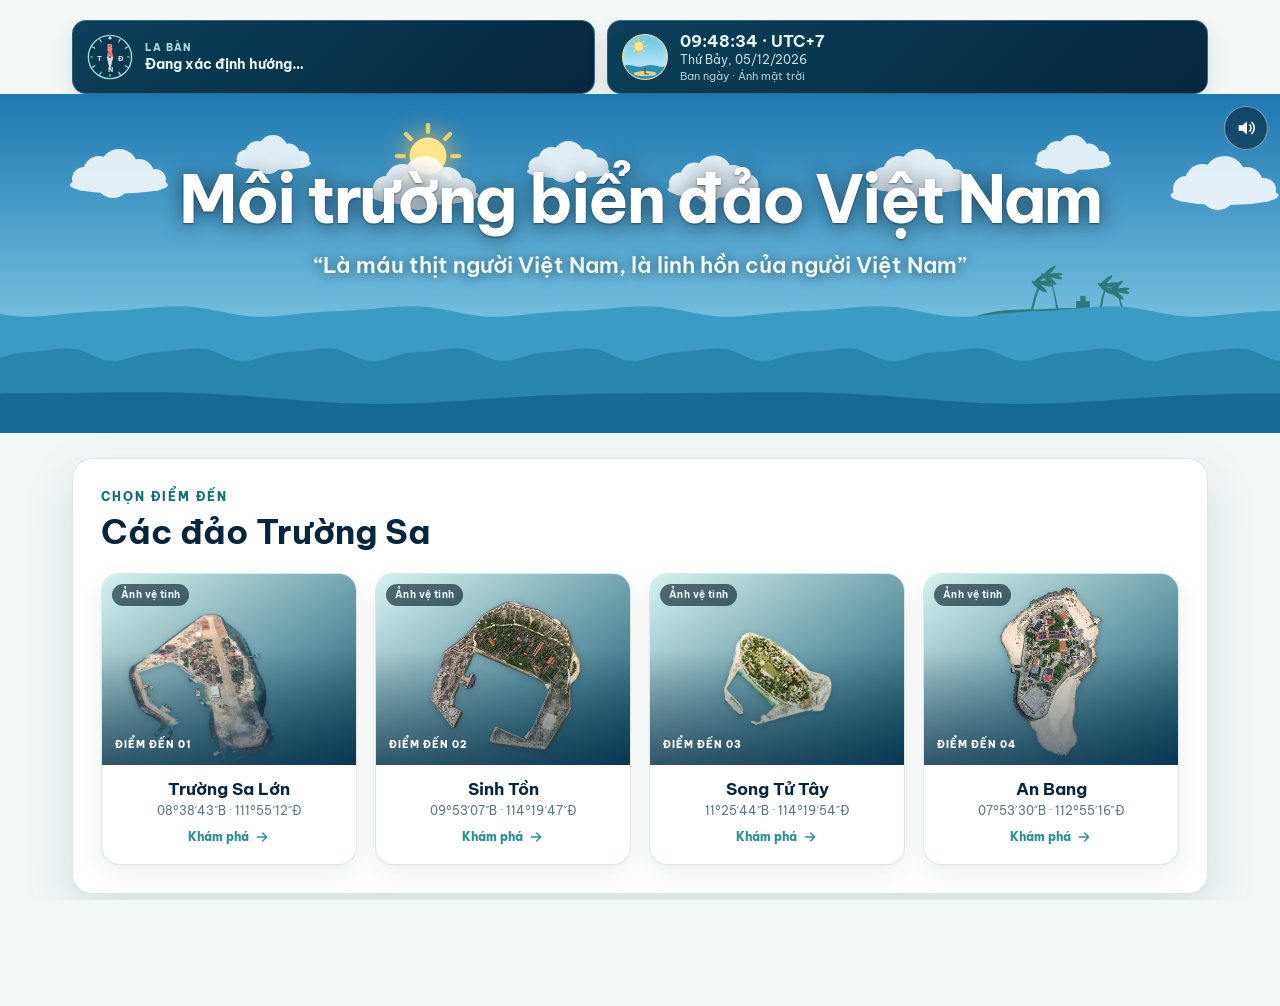
<file: index.html>
<!doctype html>
<html lang="vi"><head><meta charset="utf-8"><meta name="viewport" content="width=device-width, initial-scale=1, viewport-fit=cover"><meta name="theme-color" content="#06263e"><meta name="color-scheme" content="light dark"><meta name="description" content="Khám phá các đảo thuộc quần đảo Trường Sa qua bảo tàng số Biển đảo Việt Nam."><title>Biển đảo Việt Nam</title><link rel="icon" href="favicon.svg" type="image/svg+xml"><link rel="apple-touch-icon" href="images/icons/icon-180.png"><link rel="manifest" href="manifest.webmanifest"><meta property="og:type" content="website"><meta property="og:site_name" content="Bảo tàng số Biển đảo Việt Nam"><meta property="og:locale" content="vi_VN"><meta property="og:title" content="Biển đảo Việt Nam"><meta property="og:description" content="Khám phá các đảo thuộc quần đảo Trường Sa qua bảo tàng số Biển đảo Việt Nam."><meta property="og:image" content="images/og-image.jpg"><meta name="twitter:card" content="summary_large_image"><!-- Khi đã có tên miền chính thức: đổi og:image thành địa chỉ đầy đủ, ví dụ https://ten-mien.vn/images/og-image.jpg --><script>document.documentElement.classList.add("js");setTimeout(function(){if(!window.__revealOk)document.documentElement.classList.add("reveal-fail")},3000)</script><link rel="preconnect" href="https://fonts.googleapis.com"><link rel="preconnect" href="https://fonts.gstatic.com" crossorigin><link rel="stylesheet" href="https://fonts.googleapis.com/css2?family=Be+Vietnam+Pro:wght@400;600;700;800&display=swap" media="print" onload="this.media='all'"><noscript><link rel="stylesheet" href="https://fonts.googleapis.com/css2?family=Be+Vietnam+Pro:wght@400;600;700;800&display=swap"></noscript><link rel="stylesheet" href="style.css"></head>
<body data-root="." data-page="home"><a class="skip-link" href="#noi-dung">Bỏ qua tới nội dung</a><i id="intro-gone" aria-hidden="true"></i><section class="intro-video-screen" id="intro-video-screen" aria-label="Video giới thiệu Bảo tàng số Biển đảo Việt Nam">
<video id="intro-video" class="intro-video" poster="videos/intro-poster.webp" autoplay muted playsinline webkit-playsinline preload="auto" aria-label="Video giới thiệu có âm thanh"><source src="videos/intro.mp4" type="video/mp4">Trình duyệt của bạn không hỗ trợ video.</video>
<button type="button" class="intro-sound" id="intro-sound" aria-pressed="false" aria-label="Bật tiếng"><svg class="ic-off" viewBox="0 0 24 24" width="20" height="20" aria-hidden="true"><path fill="currentColor" d="M3 9v6h4l5 4V5L7 9H3z"/><path d="M16 9l5 6M21 9l-5 6" stroke="currentColor" stroke-width="2" stroke-linecap="round" fill="none"/></svg><svg class="ic-on" viewBox="0 0 24 24" width="20" height="20" aria-hidden="true"><path fill="currentColor" d="M3 9v6h4l5 4V5L7 9H3z"/><path d="M15.5 8.5a5 5 0 010 7M18 6a8.5 8.5 0 010 12" stroke="currentColor" stroke-width="2" stroke-linecap="round" fill="none"/></svg><span class="intro-sound-label">Bật tiếng</span></button>
<a class="intro-skip" id="intro-skip" href="#intro-gone" role="button">Bỏ qua <span aria-hidden="true">›</span></a>
<div class="intro-progress" aria-hidden="true"><span id="intro-progress-bar"></span></div>
</section>
<script>(function(){var s=document.getElementById('intro-skip'),sc=document.getElementById('intro-video-screen');if(!s||!sc)return;
function bail(){if(window.__introReady||!sc.isConnected)return;try{sessionStorage.setItem('dao-intro-seen','1')}catch(e){}sc.remove();document.documentElement.classList.remove('intro-active');document.body&&document.body.classList.remove('intro-active')}
s.addEventListener('click',function(e){if(!window.__introReady){e.preventDefault();bail()}});document.addEventListener('keydown',function(e){if(e.key==='Escape')bail()});setTimeout(bail,15000)})();</script>
<section class="instrument-strip" id="instruments" aria-label="Công cụ hàng hải và thời gian" data-compass="live"></section>
<section class="sea-intro" data-scene="home" aria-labelledby="sea-intro-title"><div class="sea-intro-inner"><h1 id="sea-intro-title">Môi trường biển đảo Việt Nam</h1><p class="sea-intro-motto">“Là máu thịt người Việt Nam, là linh hồn của người Việt Nam”</p></div></section>
<main class="page-shell" id="noi-dung" tabindex="-1"><section class="island-picker" id="diem-den"><p class="section-kicker">Chọn điểm đến</p><h2 class="section-heading">Các đảo Trường Sa</h2><div class="island-grid" id="island-grid"><noscript><a class="panel" href="islands/truong-sa-lon.html">Trường Sa Lớn</a> <a class="panel" href="islands/sinh-ton.html">Sinh Tồn</a> <a class="panel" href="islands/song-tu-tay.html">Song Tử Tây</a> <a class="panel" href="islands/an-bang.html">An Bang</a> </noscript></div></section></main><script src="data/islands.js"></script><script src="js/render.js"></script>
<footer class="footer"><div class="footer-inner"><p>QUẦN ĐẢO TRƯỜNG SA · BIỂN ĐẢO VIỆT NAM</p></div></footer><script src="js/common.js" defer></script><script src="js/sfx.js" defer></script><script src="js/compass.js" defer></script><script src="js/sky-clock.js" defer></script><script src="js/instruments.js" defer></script><script src="js/scene.js" defer></script><script src="js/effects.js" defer></script><script src="js/intro.js" defer></script><script src="js/analytics.js" defer></script><script src="js/transitions.js" defer></script></body></html>
</file>
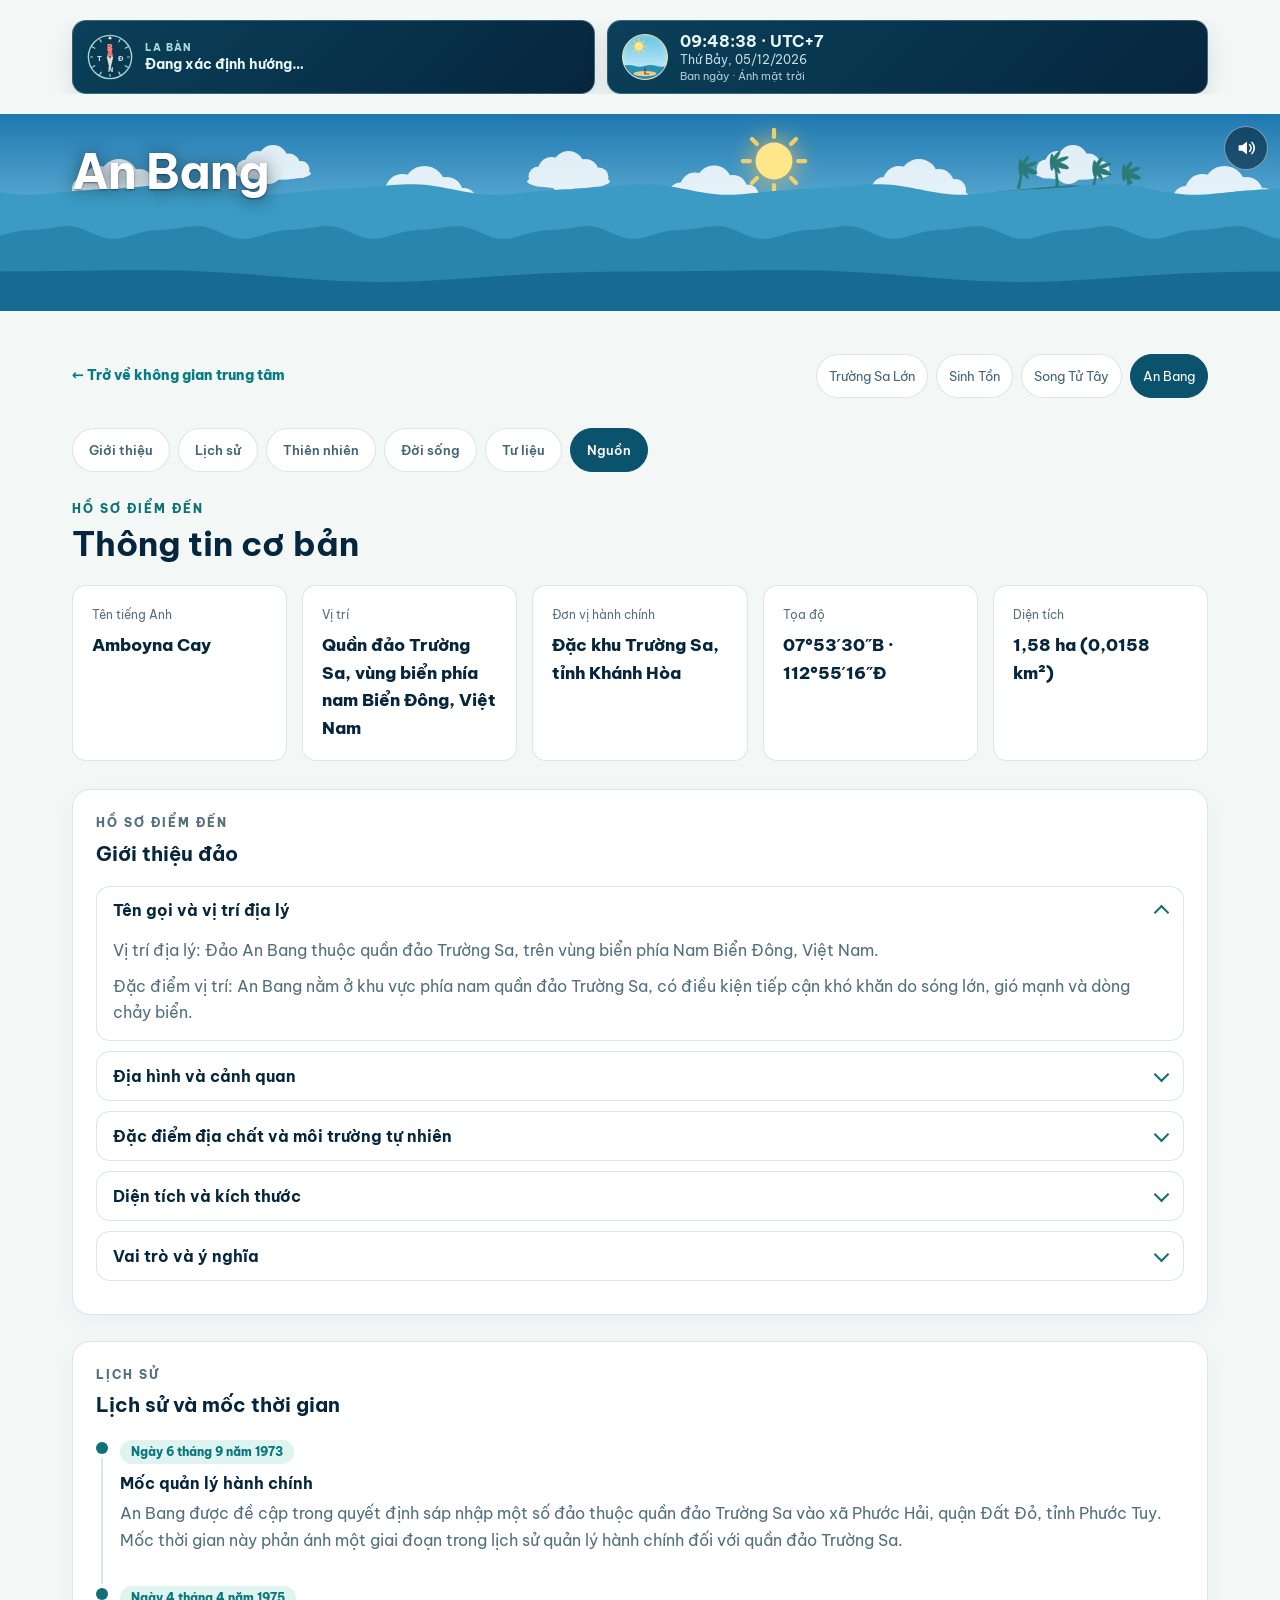
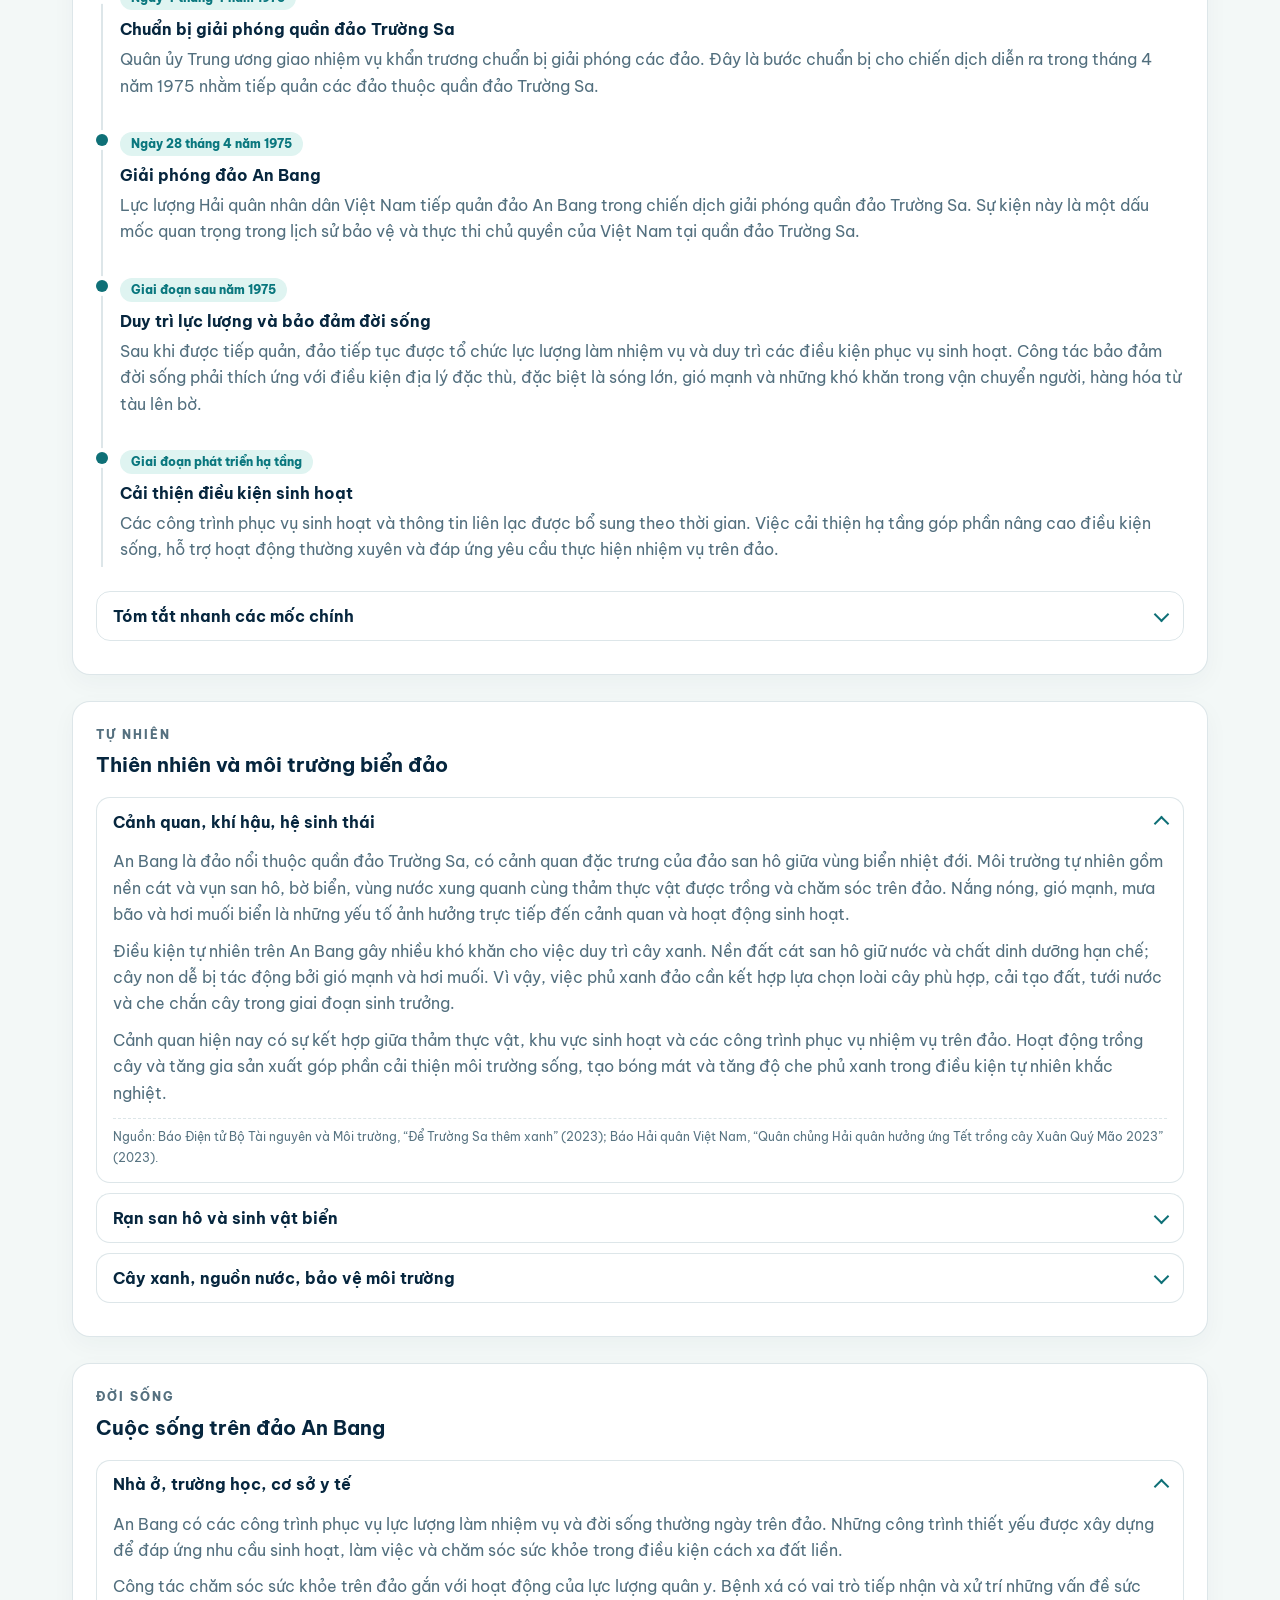
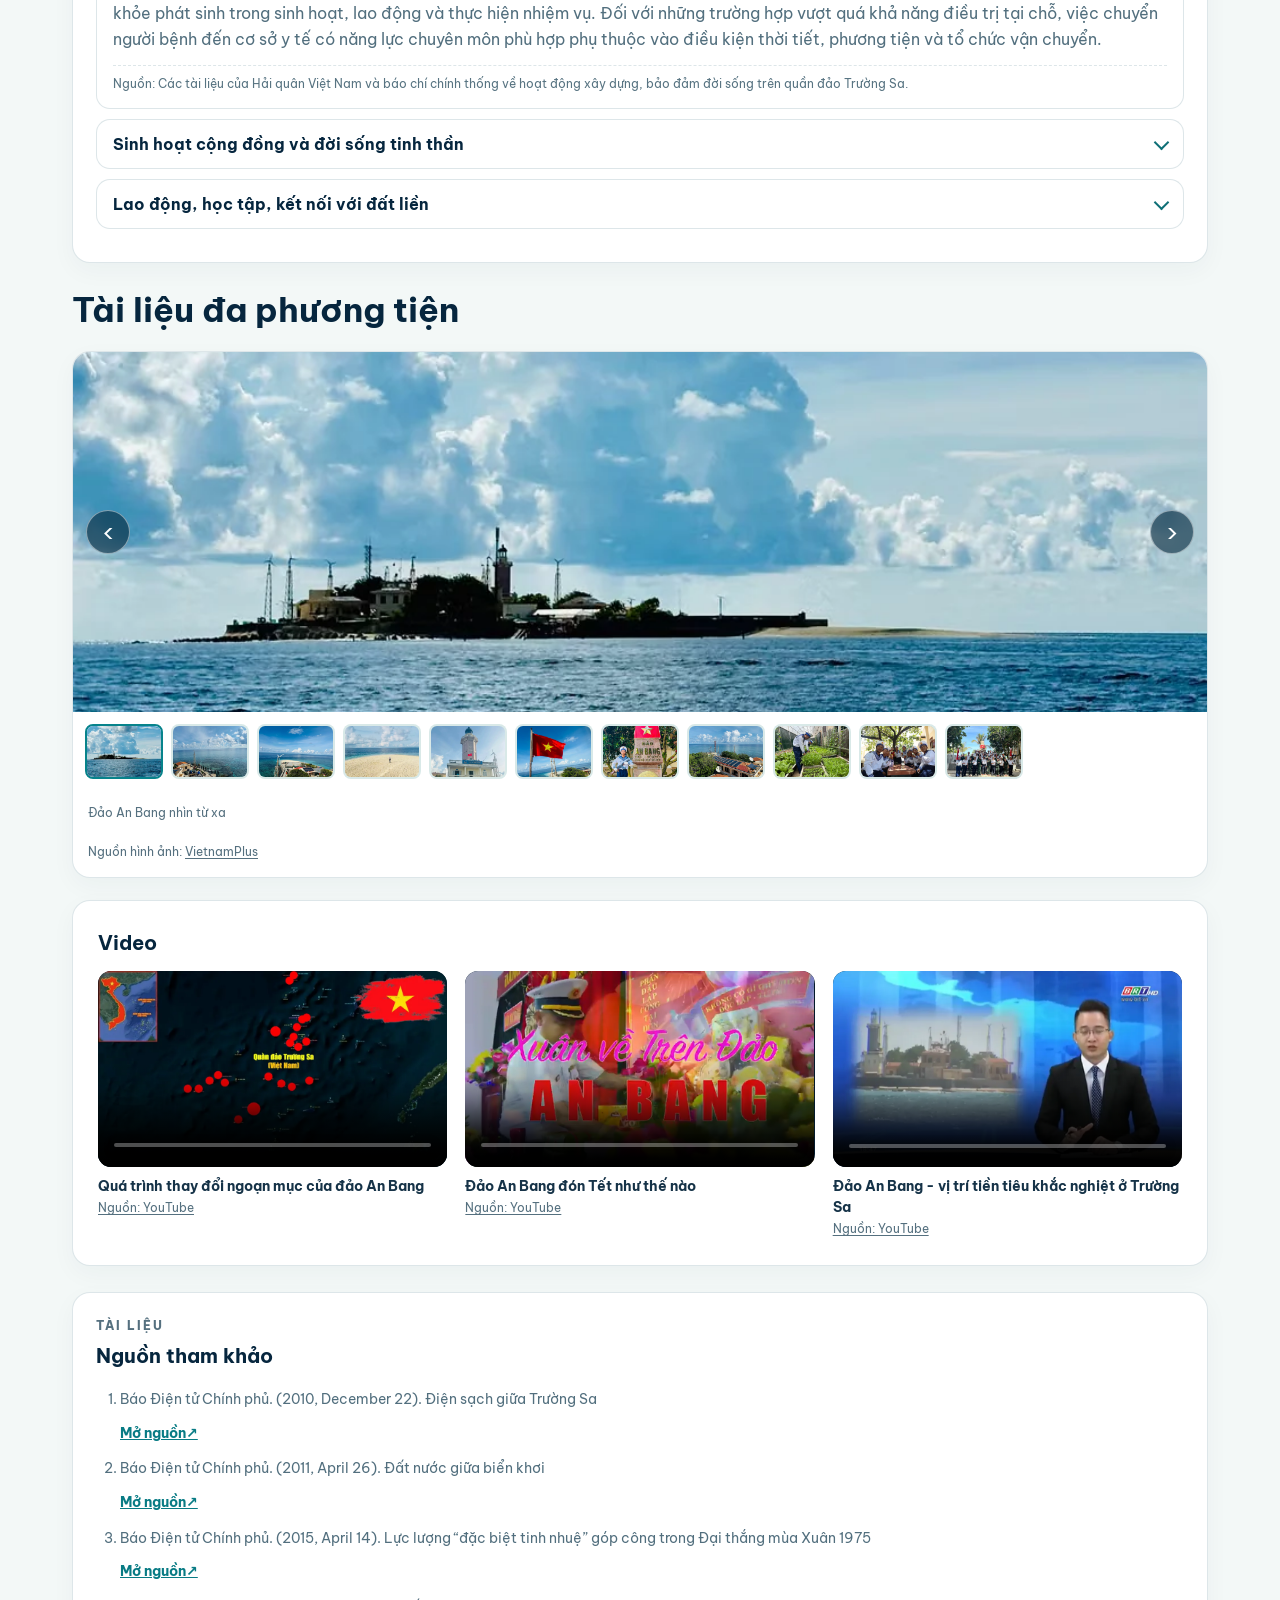
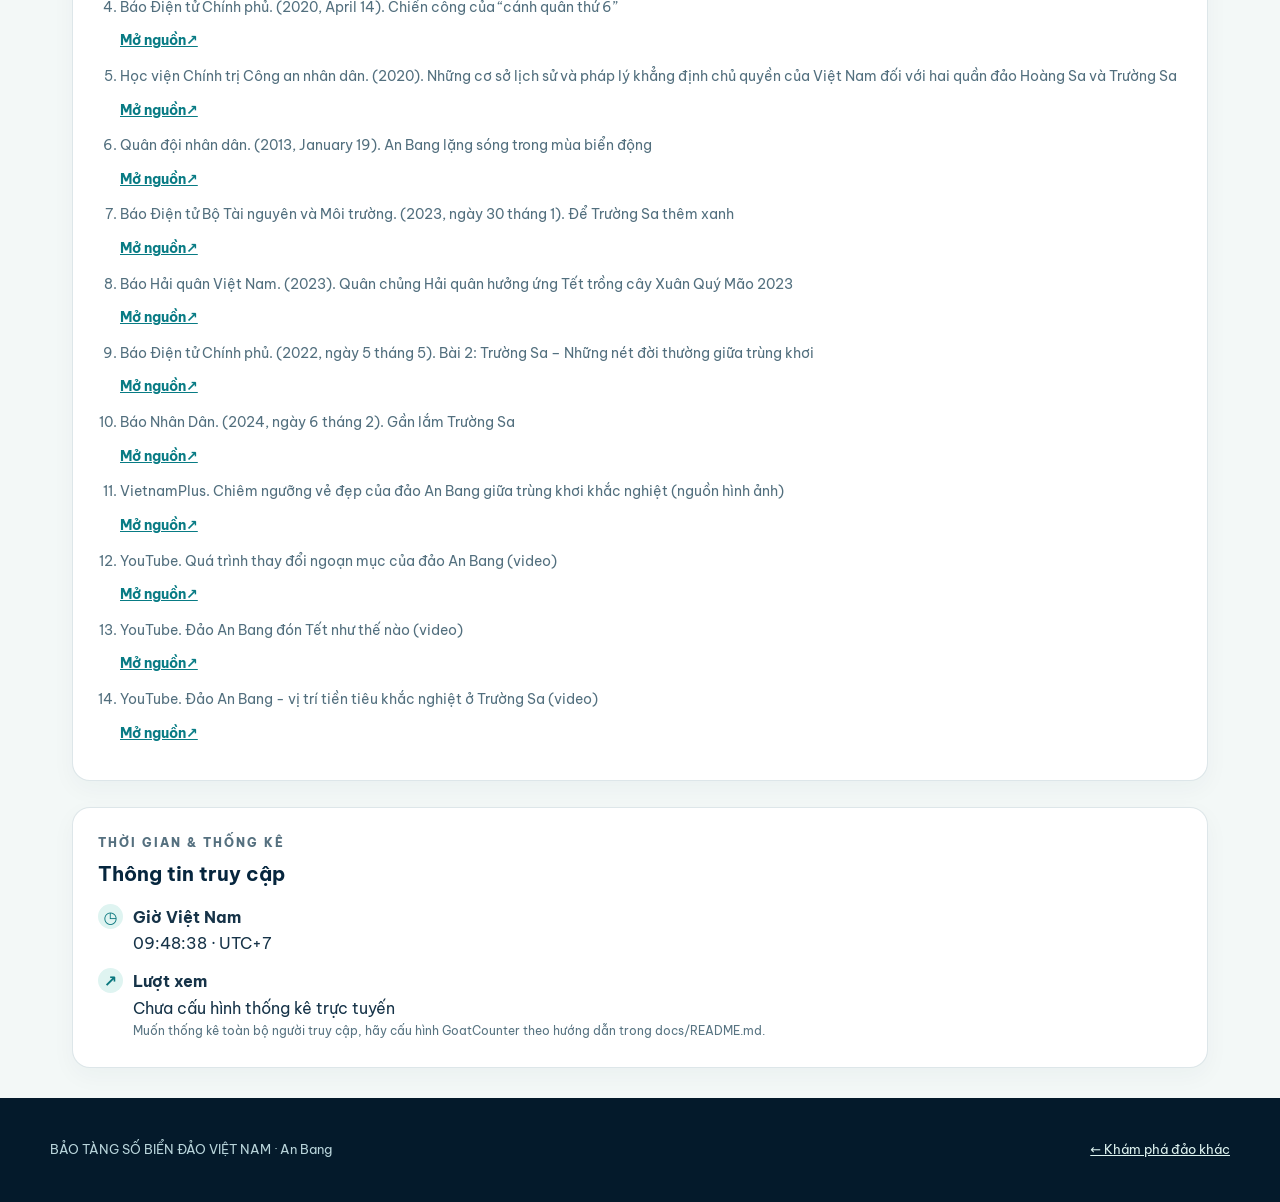
<file: islands/an-bang.html>
<!doctype html>
<html lang="vi"><head><meta charset="utf-8"><meta name="viewport" content="width=device-width, initial-scale=1, viewport-fit=cover"><meta name="theme-color" content="#06263e"><meta name="color-scheme" content="light dark"><meta name="description" content="Khám phá đảo An Bang trong Bảo tàng số Biển đảo Việt Nam."><title>An Bang | Bảo tàng số Biển đảo Việt Nam</title><link rel="icon" href="../favicon.svg" type="image/svg+xml"><link rel="apple-touch-icon" href="../images/icons/icon-180.png"><link rel="manifest" href="../manifest.webmanifest"><meta property="og:type" content="website"><meta property="og:site_name" content="Bảo tàng số Biển đảo Việt Nam"><meta property="og:locale" content="vi_VN"><meta property="og:title" content="An Bang | Bảo tàng số Biển đảo Việt Nam"><meta property="og:description" content="Khám phá đảo An Bang trong Bảo tàng số Biển đảo Việt Nam."><meta property="og:image" content="../images/og-image.jpg"><meta name="twitter:card" content="summary_large_image"><!-- Khi đã có tên miền chính thức: đổi og:image thành địa chỉ đầy đủ, ví dụ https://ten-mien.vn/images/og-image.jpg --><script>document.documentElement.classList.add("js");setTimeout(function(){if(!window.__revealOk)document.documentElement.classList.add("reveal-fail")},3000)</script><link rel="preconnect" href="https://fonts.googleapis.com"><link rel="preconnect" href="https://fonts.gstatic.com" crossorigin><link rel="stylesheet" href="https://fonts.googleapis.com/css2?family=Be+Vietnam+Pro:wght@400;600;700;800&display=swap" media="print" onload="this.media='all'"><noscript><link rel="stylesheet" href="https://fonts.googleapis.com/css2?family=Be+Vietnam+Pro:wght@400;600;700;800&display=swap"></noscript><link rel="stylesheet" href="../style.css"></head>
<body data-root=".." data-page="island" data-island="an-bang"><a class="skip-link" href="#noi-dung">Bỏ qua tới nội dung</a>
<section class="instrument-strip" id="instruments" aria-label="Công cụ hàng hải và thời gian" data-compass="live"></section>
<section class="scene-banner" data-scene="island" data-island="an-bang"><div class="scene-banner-inner"><h1 class="island-page-title">An Bang</h1></div></section>
<main class="page-shell" id="noi-dung" tabindex="-1"><noscript><p class="panel">Trang này cần bật JavaScript để hiển thị nội dung. <a href="../index.html">Về trang chủ</a></p></noscript></main>
<footer class="footer" id="site-footer"></footer><script src="../data/islands.js"></script><script src="../js/render.js"></script><script src="../js/common.js" defer></script><script src="../js/sfx.js" defer></script><script src="../js/compass.js" defer></script><script src="../js/sky-clock.js" defer></script><script src="../js/instruments.js" defer></script><script src="../js/scene.js" defer></script><script src="../js/effects.js" defer></script><script src="../js/analytics.js" defer></script><script src="../js/transitions.js" defer></script><script src="../js/gallery.js" defer></script></body></html>
</file>
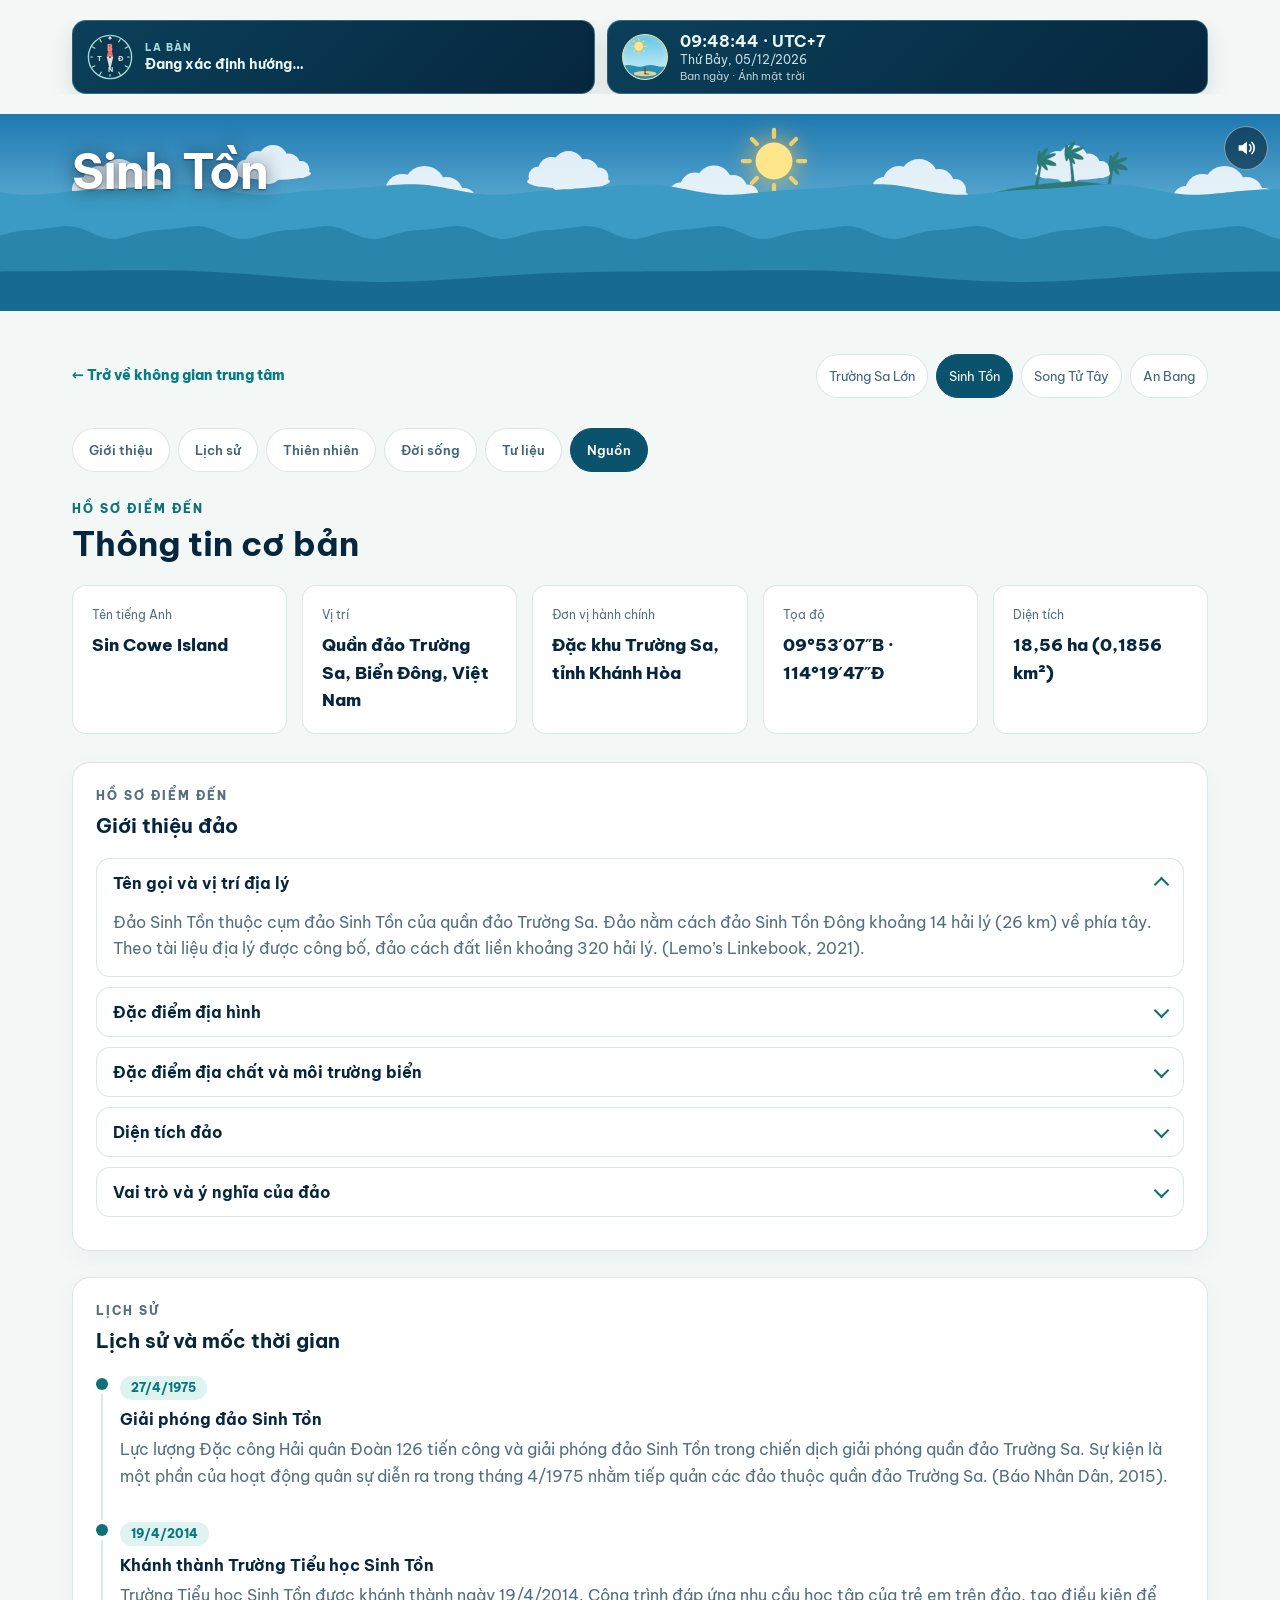
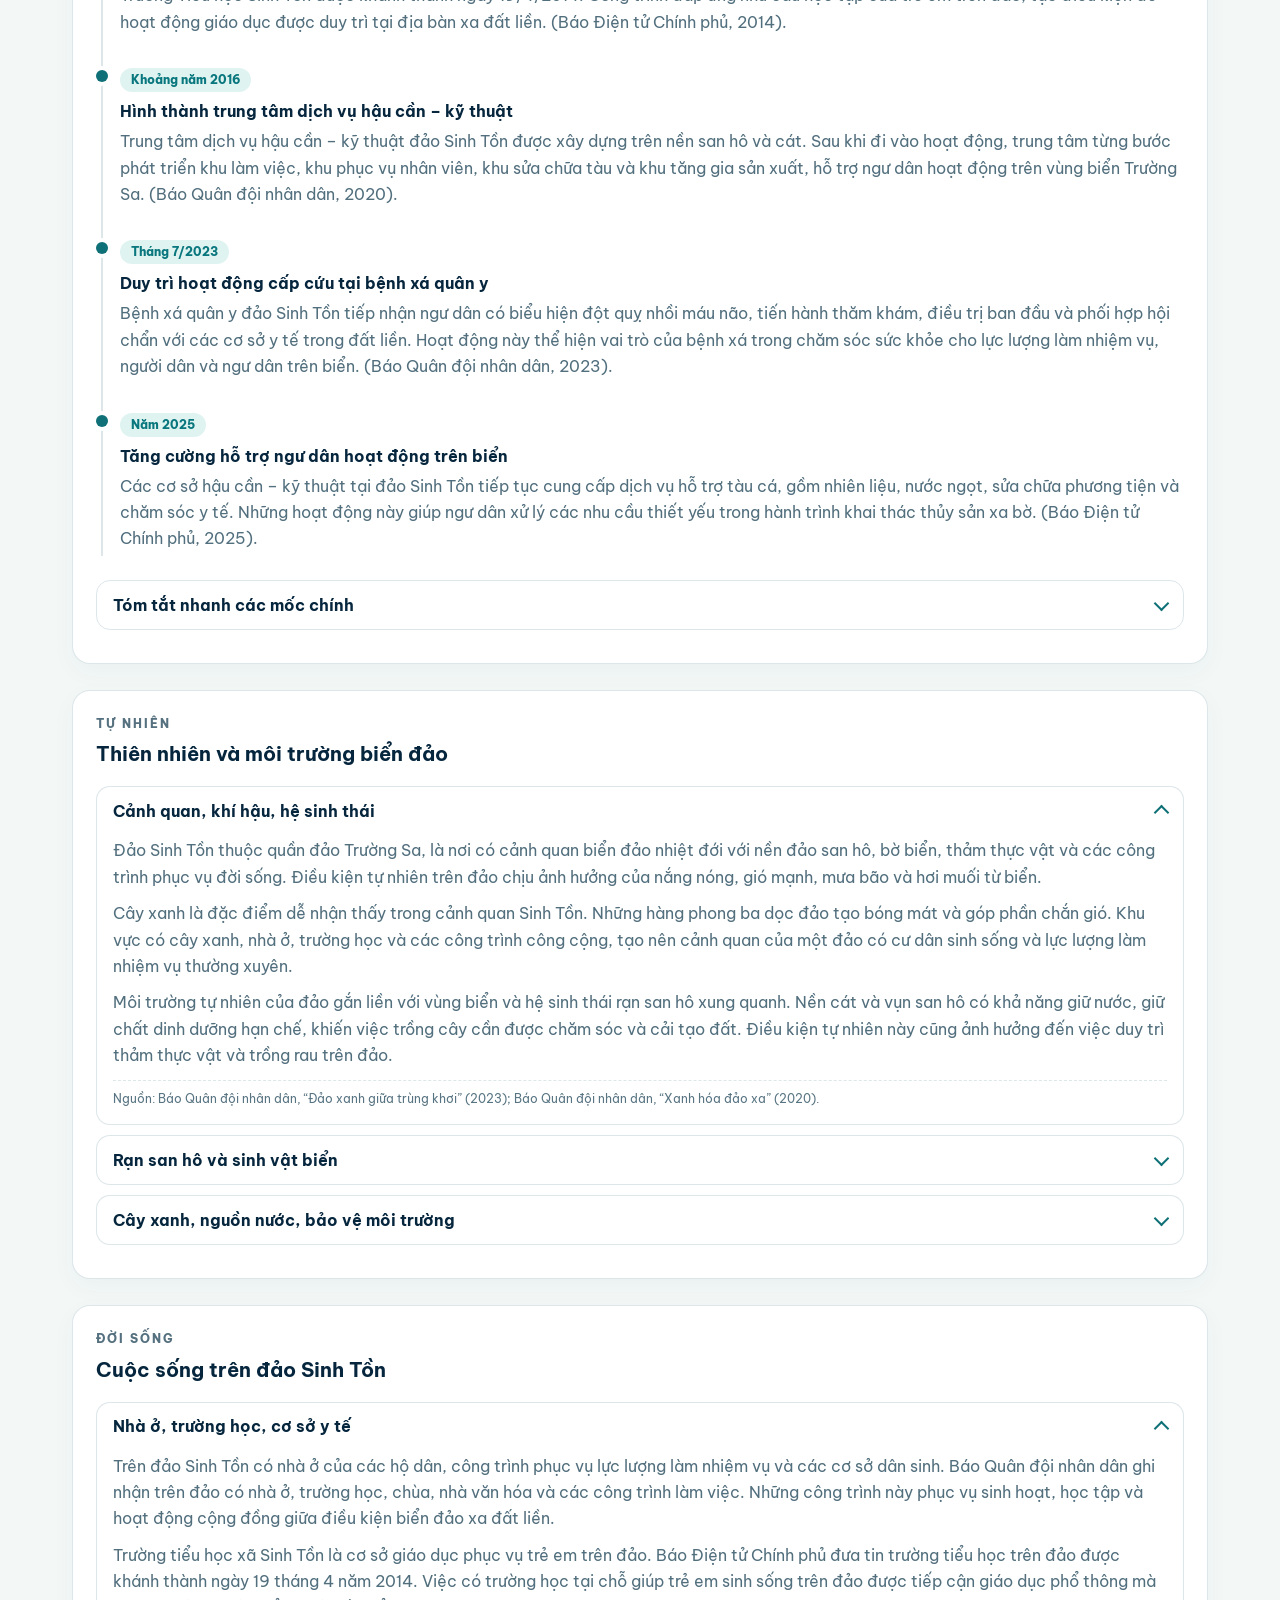
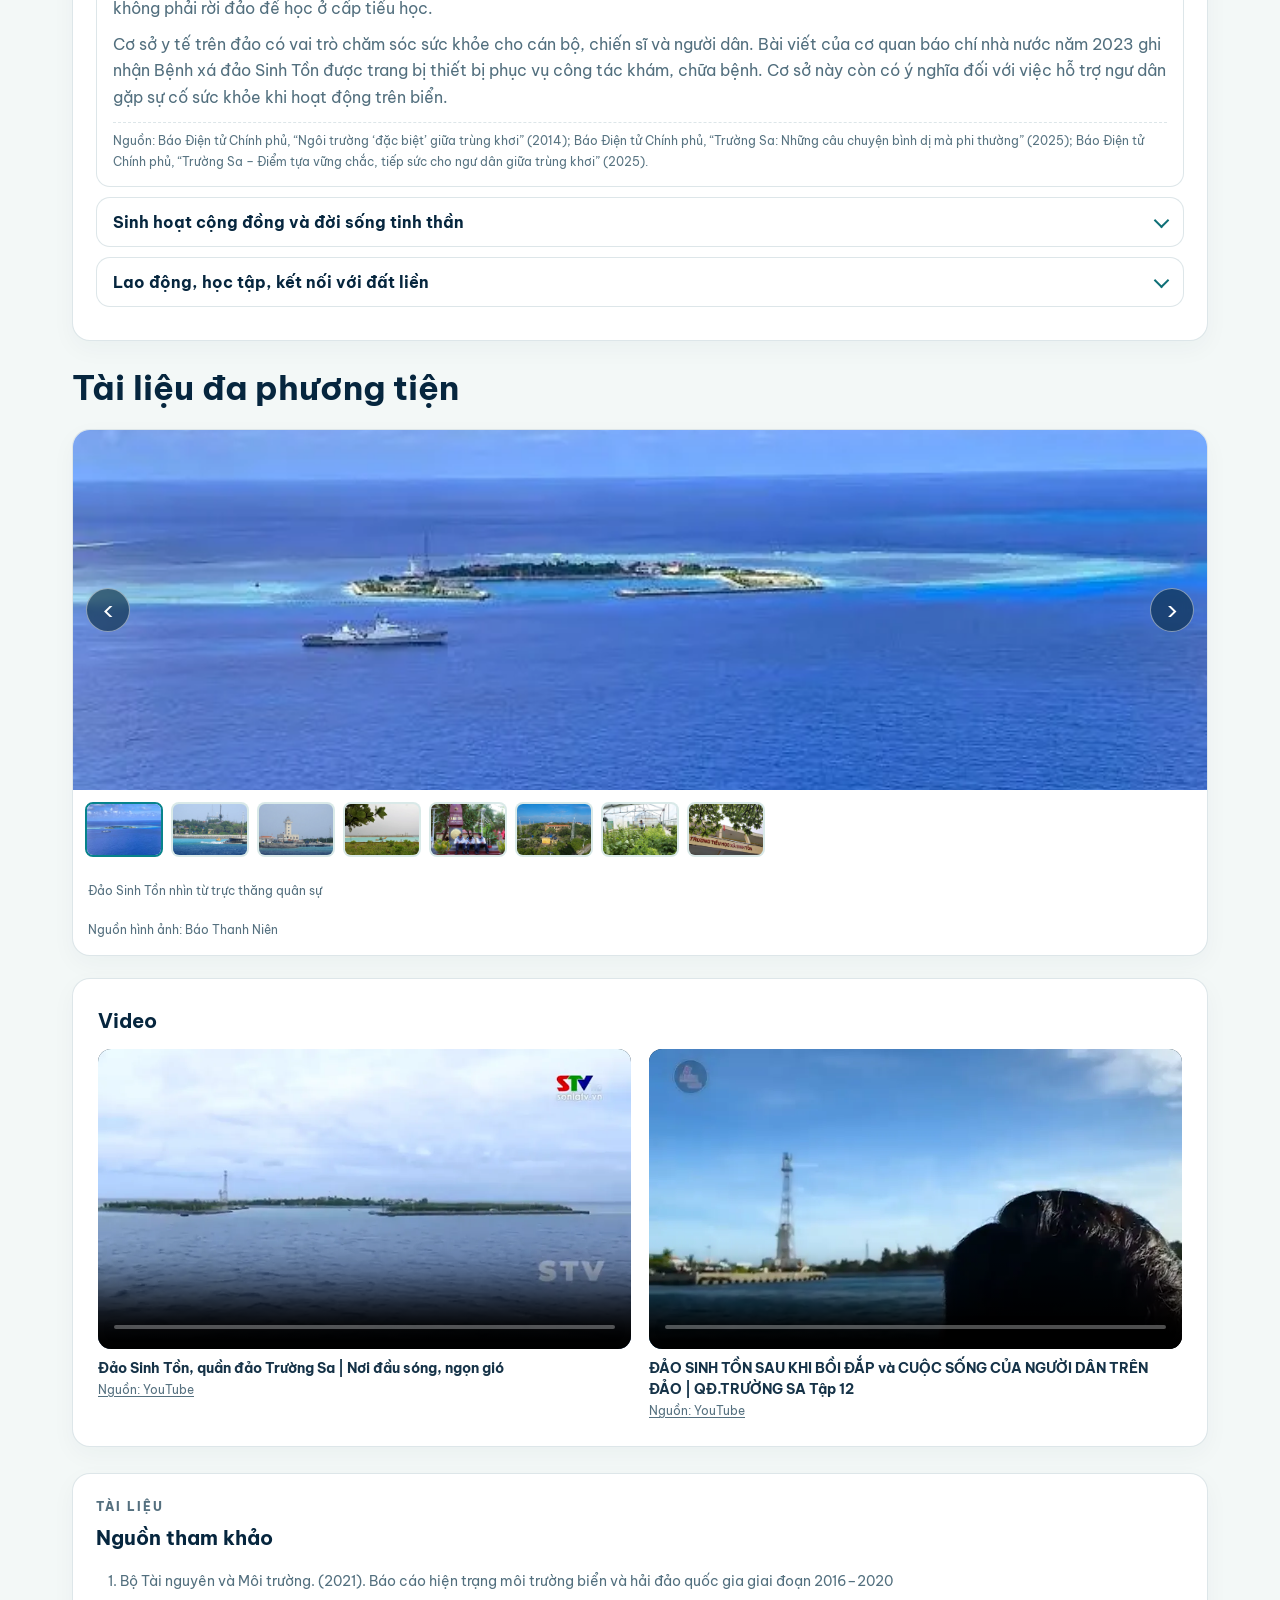
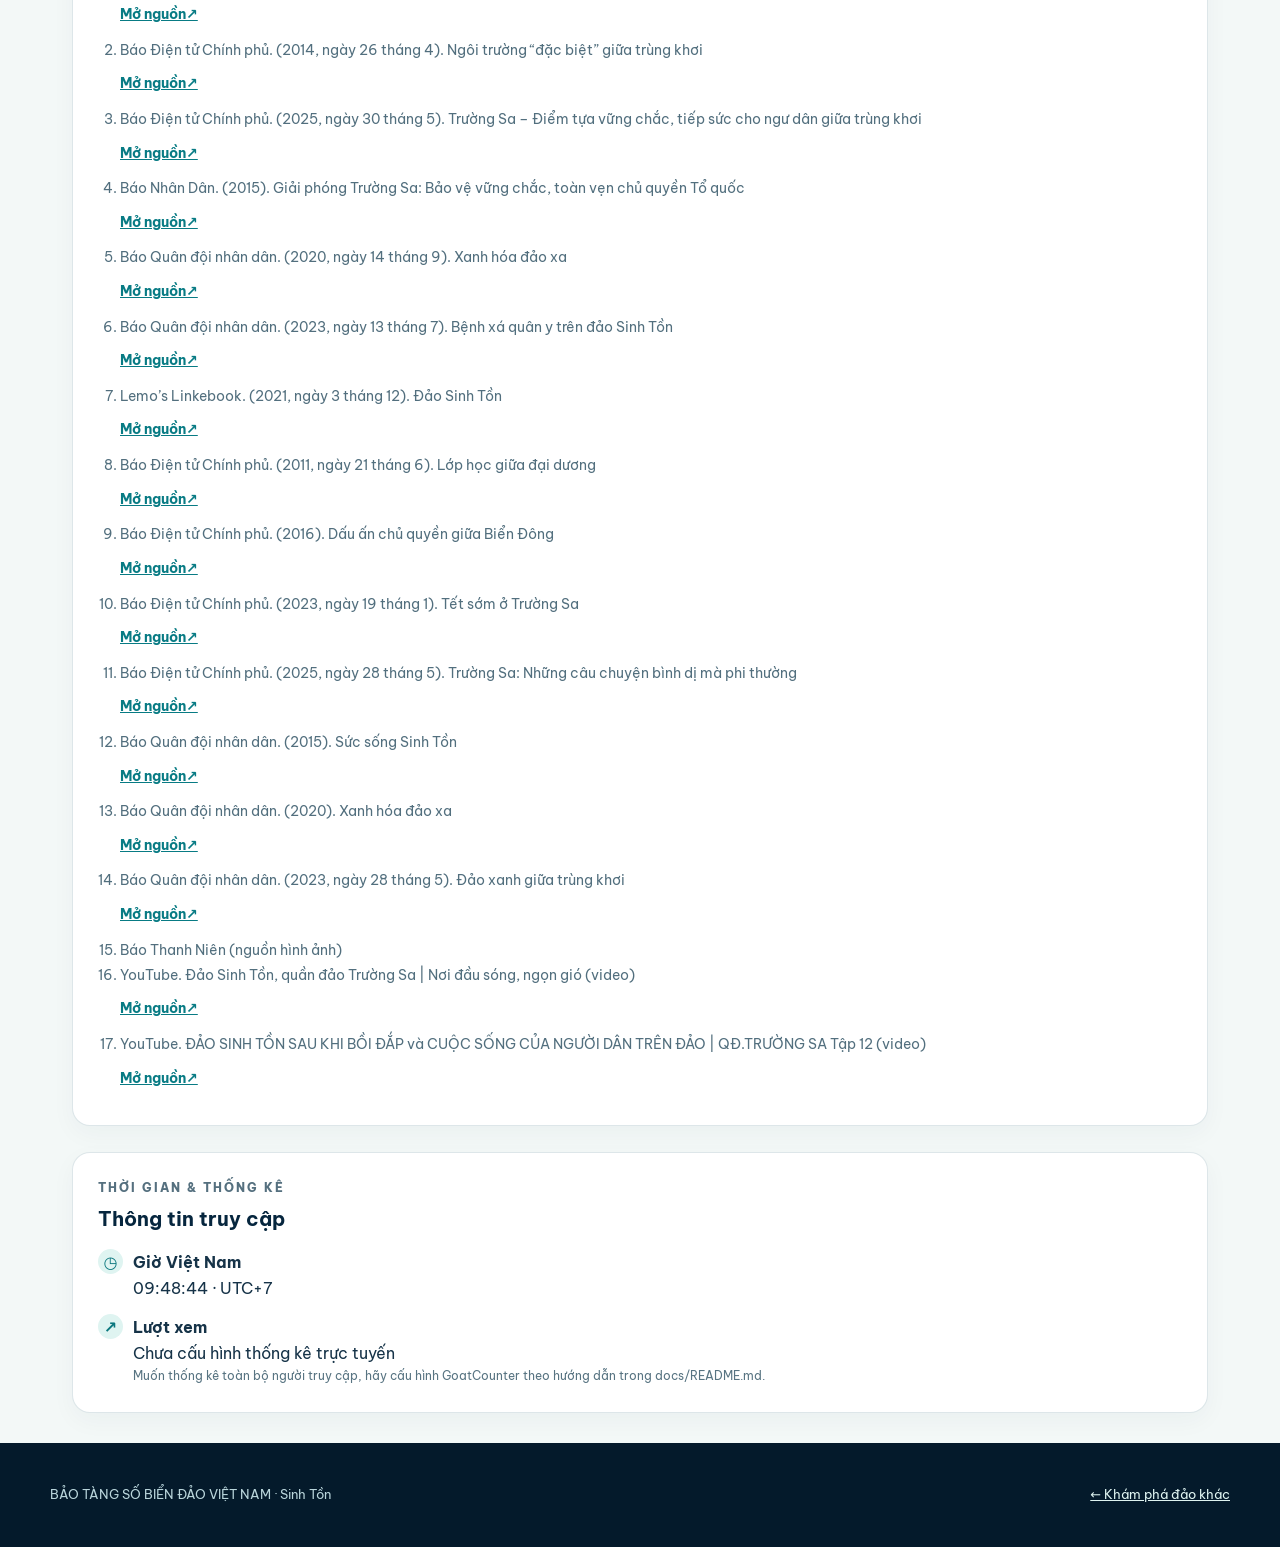
<file: islands/sinh-ton.html>
<!doctype html>
<html lang="vi"><head><meta charset="utf-8"><meta name="viewport" content="width=device-width, initial-scale=1, viewport-fit=cover"><meta name="theme-color" content="#06263e"><meta name="color-scheme" content="light dark"><meta name="description" content="Khám phá đảo Sinh Tồn trong Bảo tàng số Biển đảo Việt Nam."><title>Sinh Tồn | Bảo tàng số Biển đảo Việt Nam</title><link rel="icon" href="../favicon.svg" type="image/svg+xml"><link rel="apple-touch-icon" href="../images/icons/icon-180.png"><link rel="manifest" href="../manifest.webmanifest"><meta property="og:type" content="website"><meta property="og:site_name" content="Bảo tàng số Biển đảo Việt Nam"><meta property="og:locale" content="vi_VN"><meta property="og:title" content="Sinh Tồn | Bảo tàng số Biển đảo Việt Nam"><meta property="og:description" content="Khám phá đảo Sinh Tồn trong Bảo tàng số Biển đảo Việt Nam."><meta property="og:image" content="../images/og-image.jpg"><meta name="twitter:card" content="summary_large_image"><!-- Khi đã có tên miền chính thức: đổi og:image thành địa chỉ đầy đủ, ví dụ https://ten-mien.vn/images/og-image.jpg --><script>document.documentElement.classList.add("js");setTimeout(function(){if(!window.__revealOk)document.documentElement.classList.add("reveal-fail")},3000)</script><link rel="preconnect" href="https://fonts.googleapis.com"><link rel="preconnect" href="https://fonts.gstatic.com" crossorigin><link rel="stylesheet" href="https://fonts.googleapis.com/css2?family=Be+Vietnam+Pro:wght@400;600;700;800&display=swap" media="print" onload="this.media='all'"><noscript><link rel="stylesheet" href="https://fonts.googleapis.com/css2?family=Be+Vietnam+Pro:wght@400;600;700;800&display=swap"></noscript><link rel="stylesheet" href="../style.css"></head>
<body data-root=".." data-page="island" data-island="sinh-ton"><a class="skip-link" href="#noi-dung">Bỏ qua tới nội dung</a>
<section class="instrument-strip" id="instruments" aria-label="Công cụ hàng hải và thời gian" data-compass="live"></section>
<section class="scene-banner" data-scene="island" data-island="sinh-ton"><div class="scene-banner-inner"><h1 class="island-page-title">Sinh Tồn</h1></div></section>
<main class="page-shell" id="noi-dung" tabindex="-1"><noscript><p class="panel">Trang này cần bật JavaScript để hiển thị nội dung. <a href="../index.html">Về trang chủ</a></p></noscript></main>
<footer class="footer" id="site-footer"></footer><script src="../data/islands.js"></script><script src="../js/render.js"></script><script src="../js/common.js" defer></script><script src="../js/sfx.js" defer></script><script src="../js/compass.js" defer></script><script src="../js/sky-clock.js" defer></script><script src="../js/instruments.js" defer></script><script src="../js/scene.js" defer></script><script src="../js/effects.js" defer></script><script src="../js/analytics.js" defer></script><script src="../js/transitions.js" defer></script><script src="../js/gallery.js" defer></script></body></html>
</file>
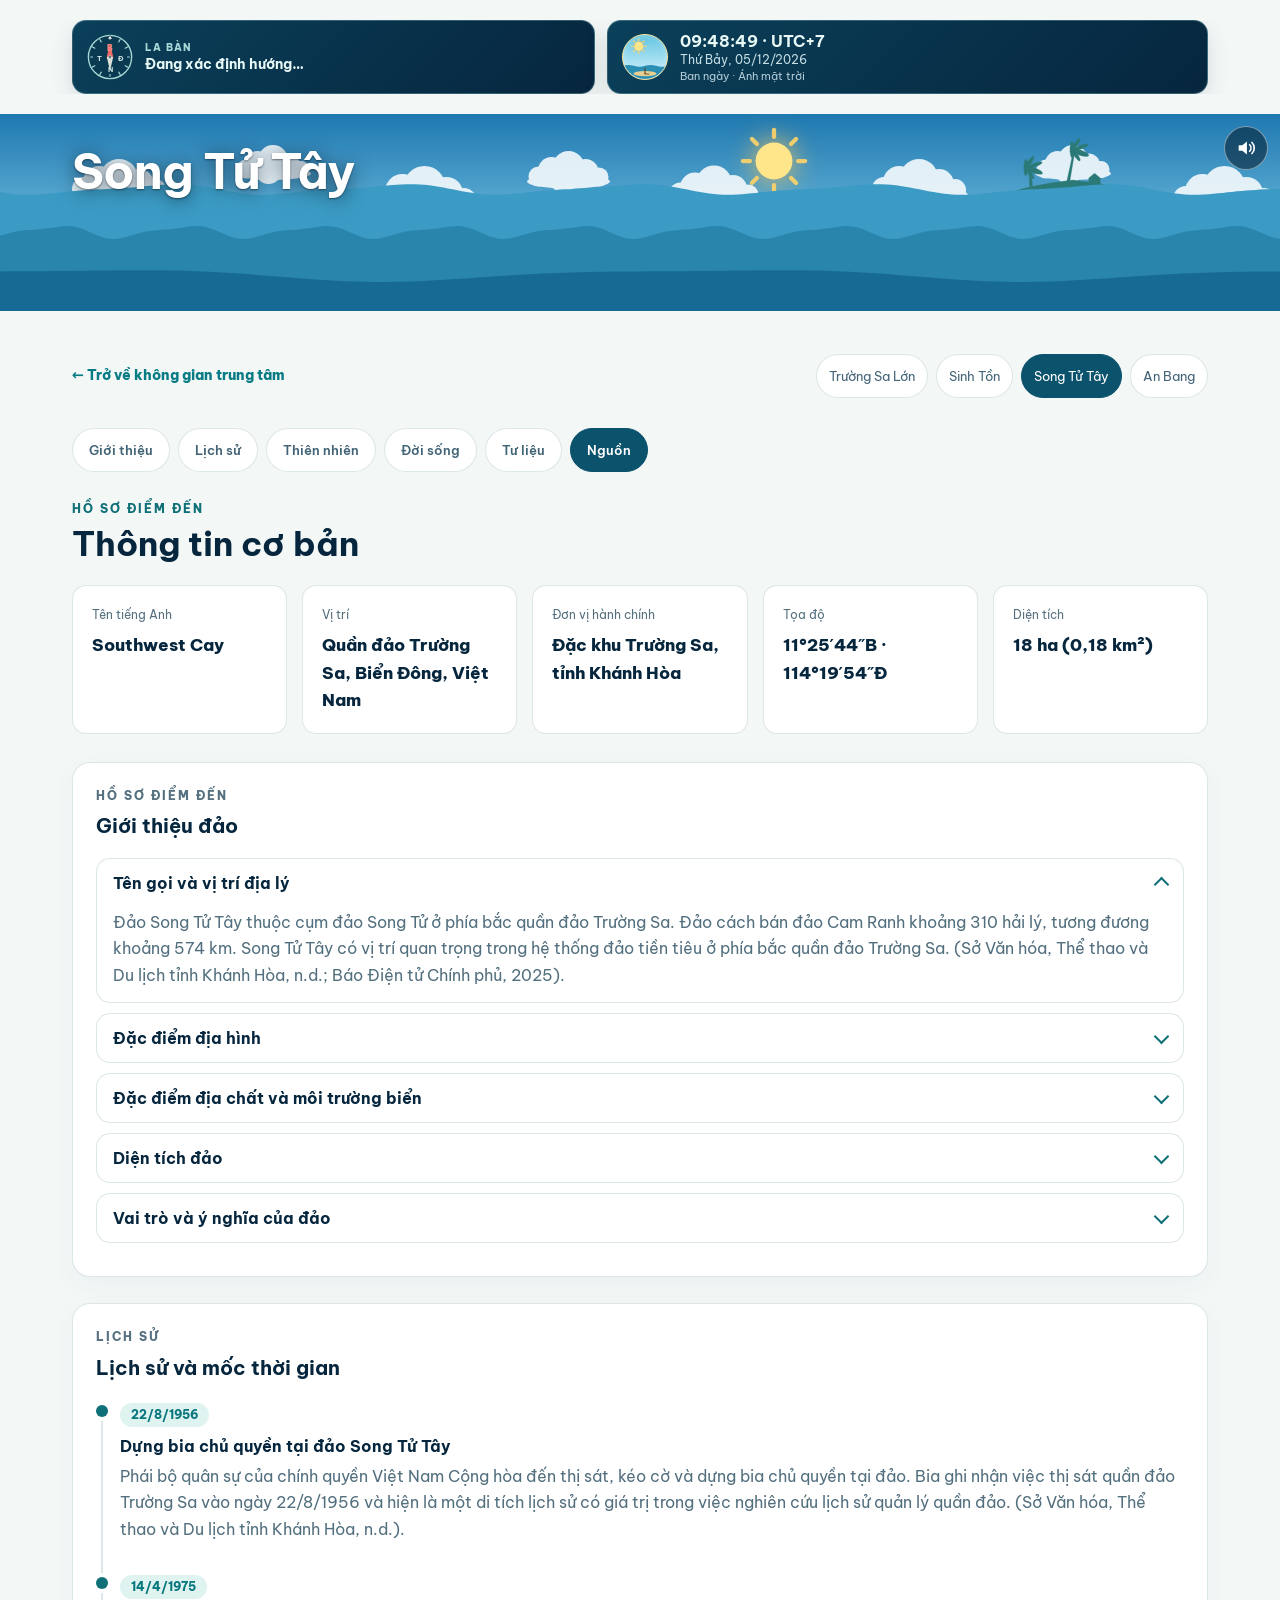
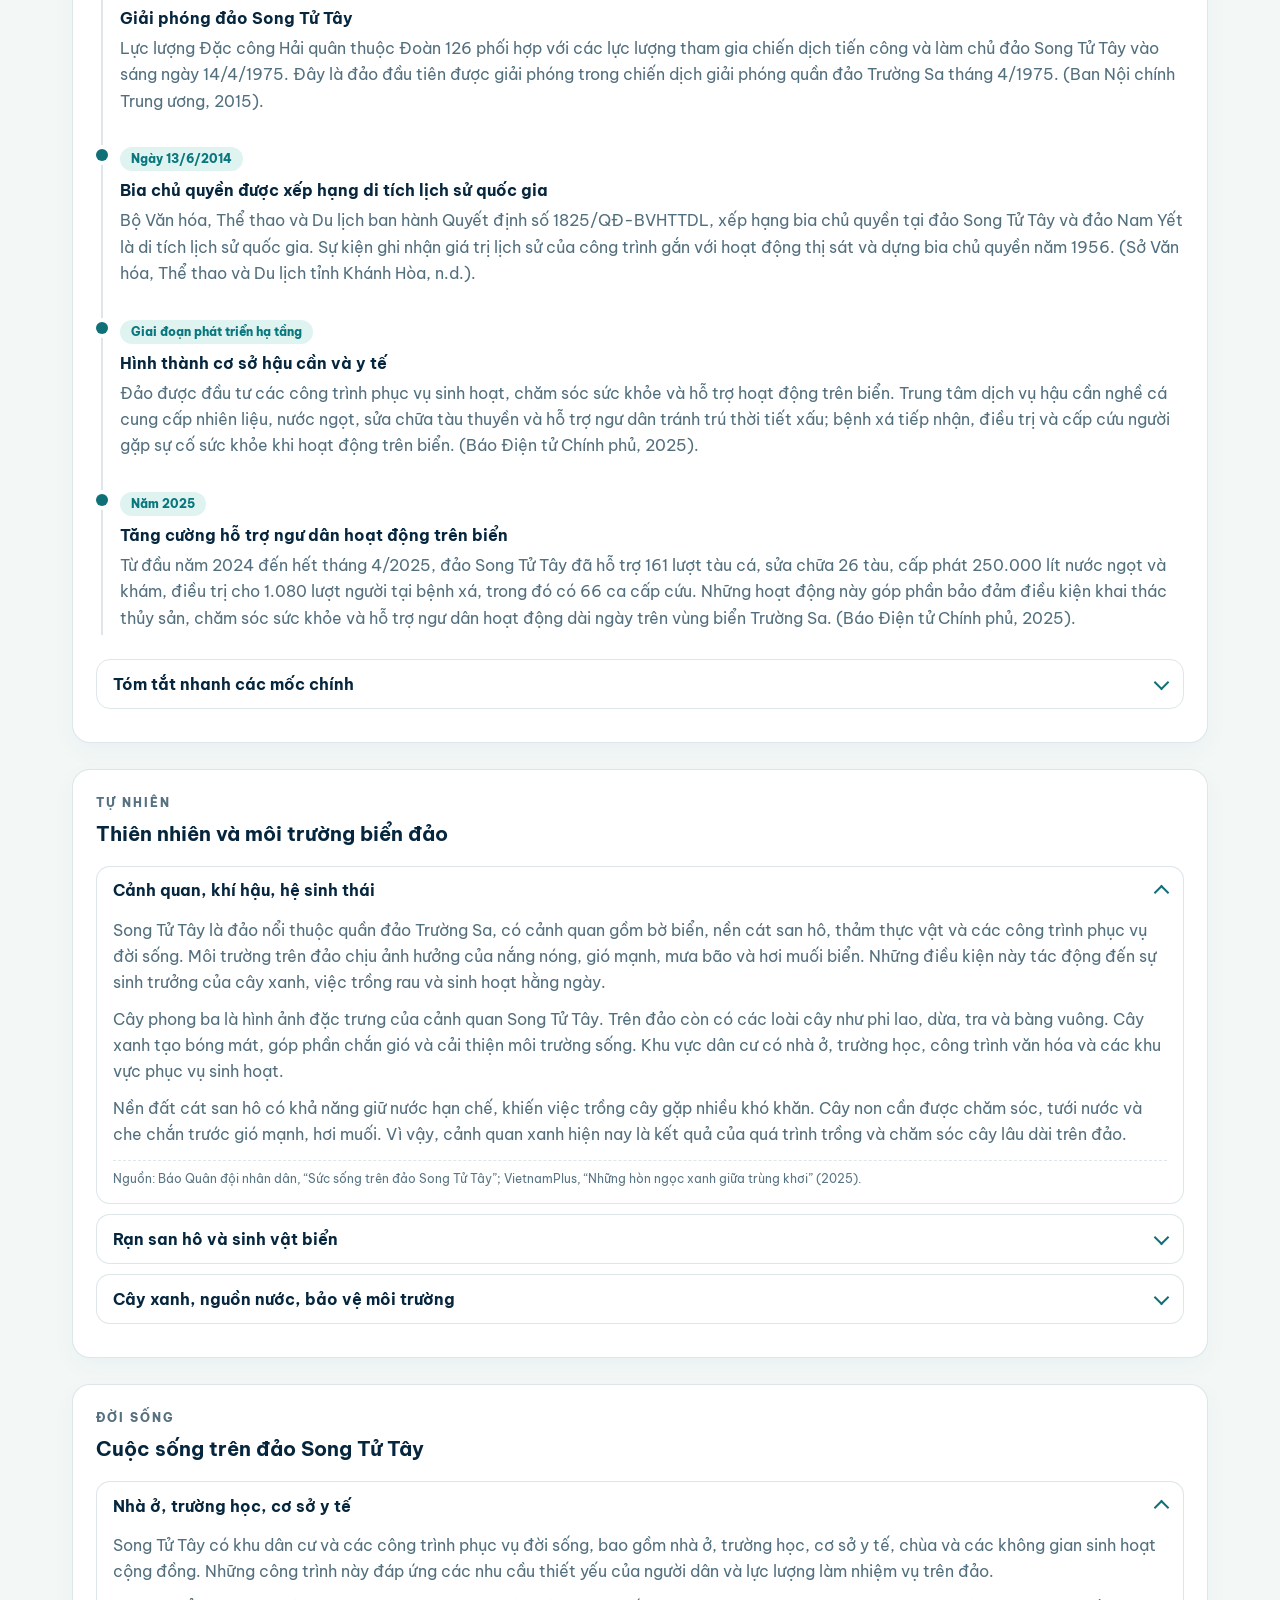
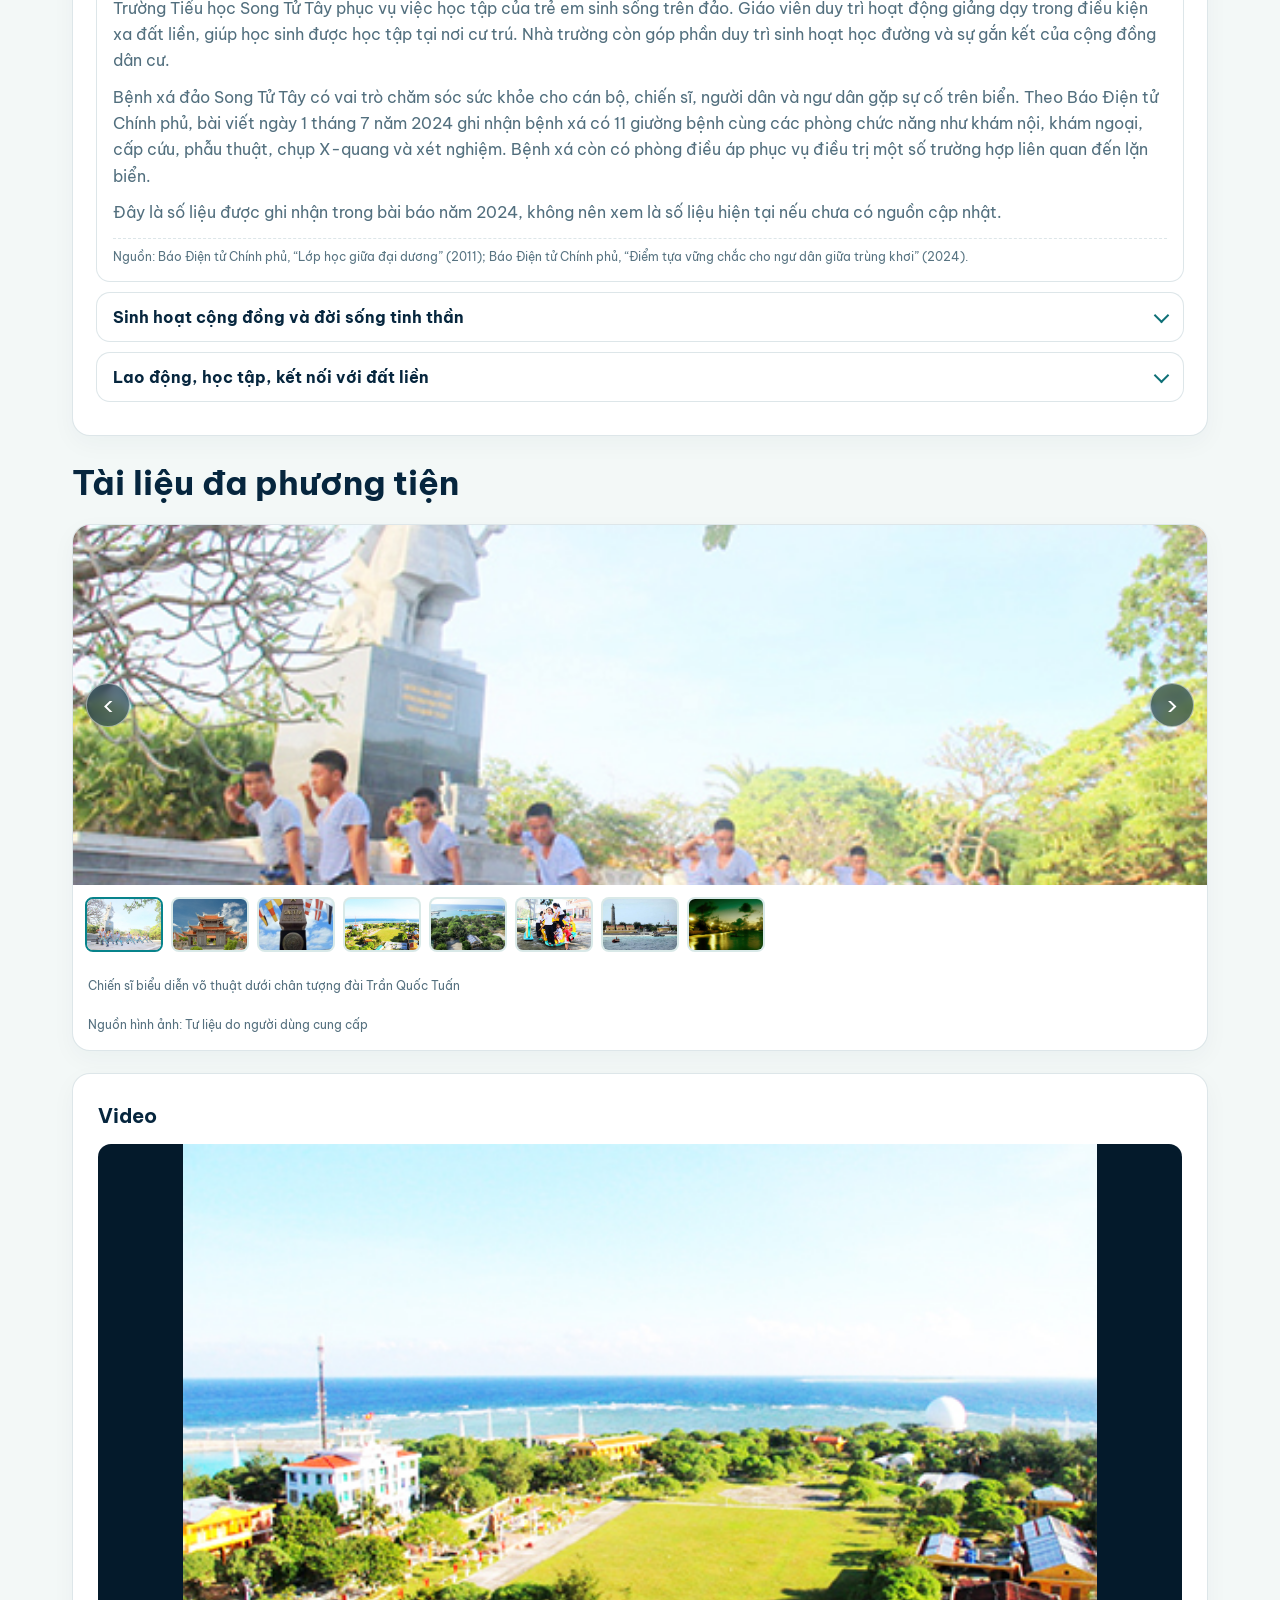
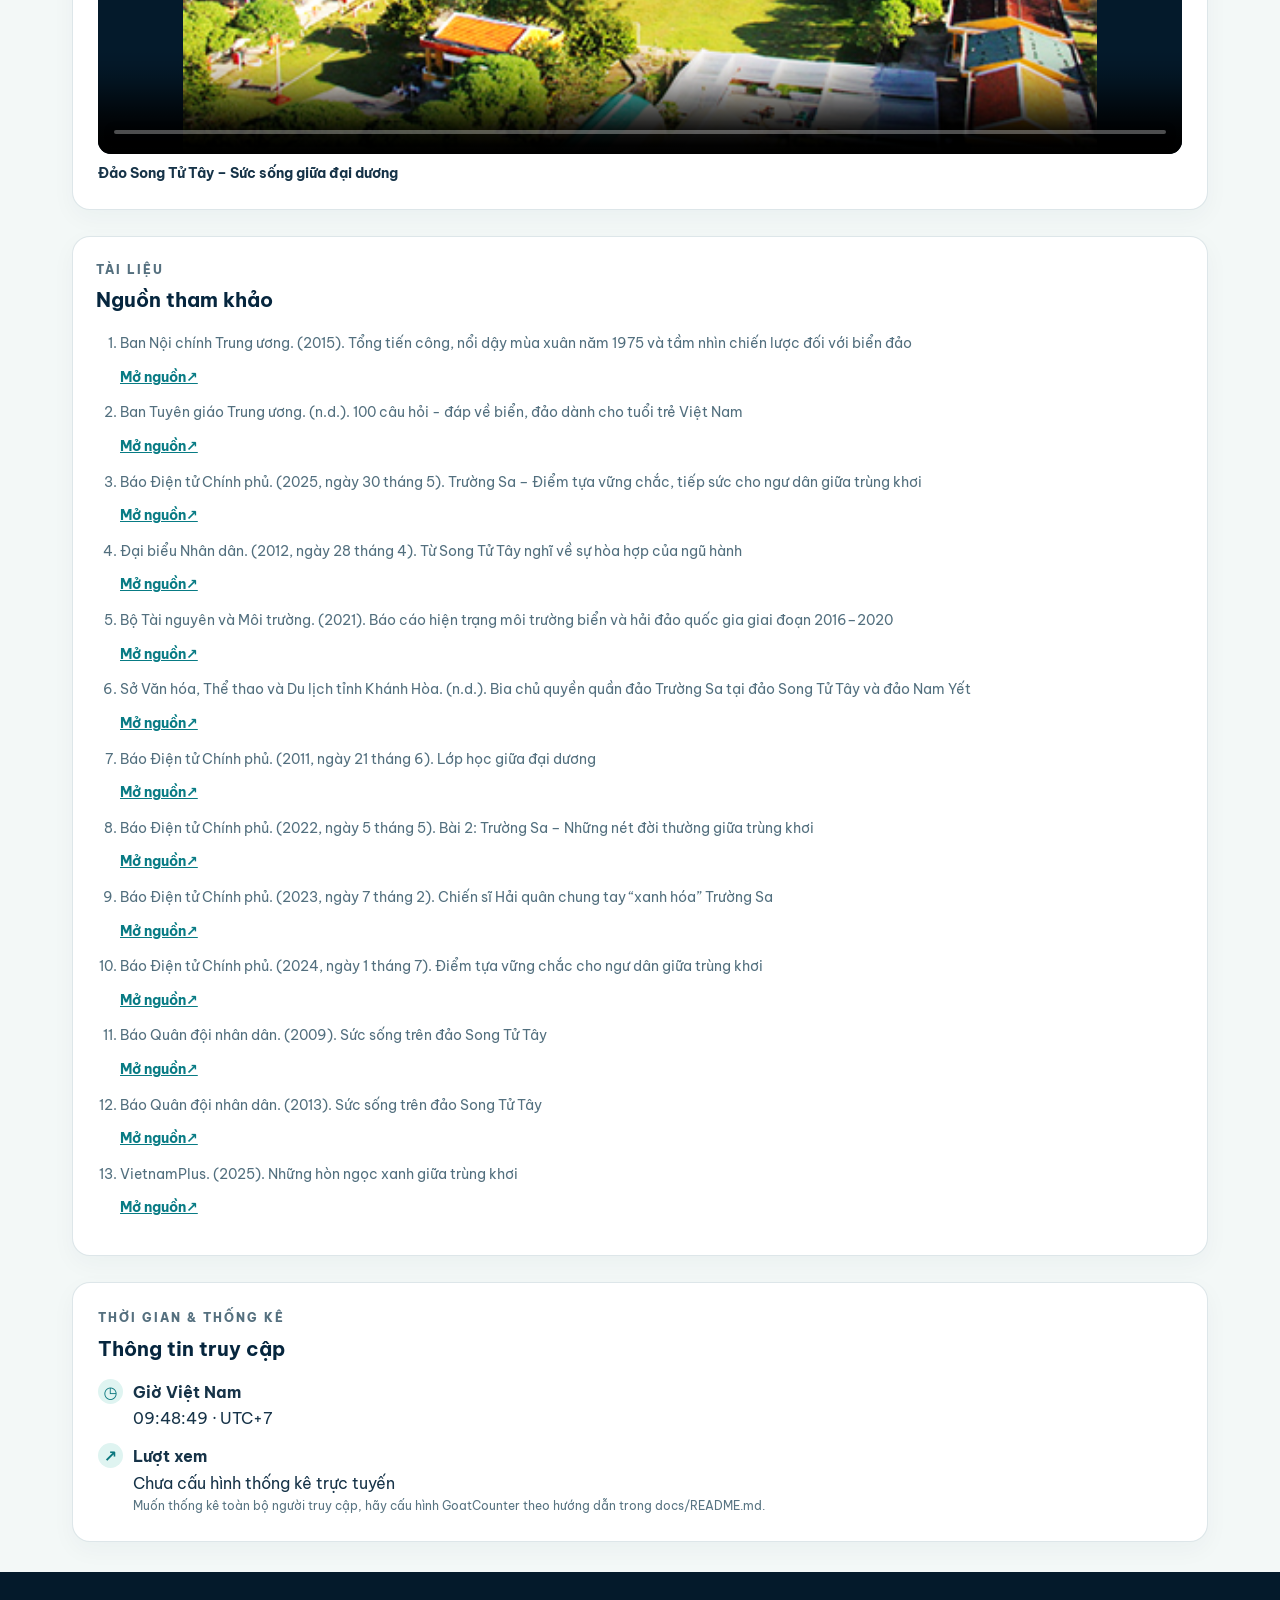
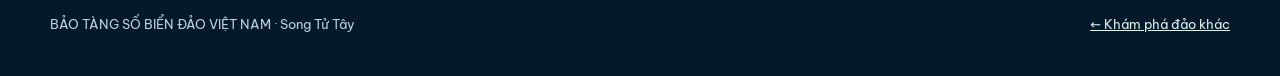
<file: islands/song-tu-tay.html>
<!doctype html>
<html lang="vi"><head><meta charset="utf-8"><meta name="viewport" content="width=device-width, initial-scale=1, viewport-fit=cover"><meta name="theme-color" content="#06263e"><meta name="color-scheme" content="light dark"><meta name="description" content="Khám phá đảo Song Tử Tây trong Bảo tàng số Biển đảo Việt Nam."><title>Song Tử Tây | Bảo tàng số Biển đảo Việt Nam</title><link rel="icon" href="../favicon.svg" type="image/svg+xml"><link rel="apple-touch-icon" href="../images/icons/icon-180.png"><link rel="manifest" href="../manifest.webmanifest"><meta property="og:type" content="website"><meta property="og:site_name" content="Bảo tàng số Biển đảo Việt Nam"><meta property="og:locale" content="vi_VN"><meta property="og:title" content="Song Tử Tây | Bảo tàng số Biển đảo Việt Nam"><meta property="og:description" content="Khám phá đảo Song Tử Tây trong Bảo tàng số Biển đảo Việt Nam."><meta property="og:image" content="../images/og-image.jpg"><meta name="twitter:card" content="summary_large_image"><!-- Khi đã có tên miền chính thức: đổi og:image thành địa chỉ đầy đủ, ví dụ https://ten-mien.vn/images/og-image.jpg --><script>document.documentElement.classList.add("js");setTimeout(function(){if(!window.__revealOk)document.documentElement.classList.add("reveal-fail")},3000)</script><link rel="preconnect" href="https://fonts.googleapis.com"><link rel="preconnect" href="https://fonts.gstatic.com" crossorigin><link rel="stylesheet" href="https://fonts.googleapis.com/css2?family=Be+Vietnam+Pro:wght@400;600;700;800&display=swap" media="print" onload="this.media='all'"><noscript><link rel="stylesheet" href="https://fonts.googleapis.com/css2?family=Be+Vietnam+Pro:wght@400;600;700;800&display=swap"></noscript><link rel="stylesheet" href="../style.css"></head>
<body data-root=".." data-page="island" data-island="song-tu-tay"><a class="skip-link" href="#noi-dung">Bỏ qua tới nội dung</a>
<section class="instrument-strip" id="instruments" aria-label="Công cụ hàng hải và thời gian" data-compass="live"></section>
<section class="scene-banner" data-scene="island" data-island="song-tu-tay"><div class="scene-banner-inner"><h1 class="island-page-title">Song Tử Tây</h1></div></section>
<main class="page-shell" id="noi-dung" tabindex="-1"><noscript><p class="panel">Trang này cần bật JavaScript để hiển thị nội dung. <a href="../index.html">Về trang chủ</a></p></noscript></main>
<footer class="footer" id="site-footer"></footer><script src="../data/islands.js"></script><script src="../js/render.js"></script><script src="../js/common.js" defer></script><script src="../js/sfx.js" defer></script><script src="../js/compass.js" defer></script><script src="../js/sky-clock.js" defer></script><script src="../js/instruments.js" defer></script><script src="../js/scene.js" defer></script><script src="../js/effects.js" defer></script><script src="../js/analytics.js" defer></script><script src="../js/transitions.js" defer></script><script src="../js/gallery.js" defer></script></body></html>
</file>
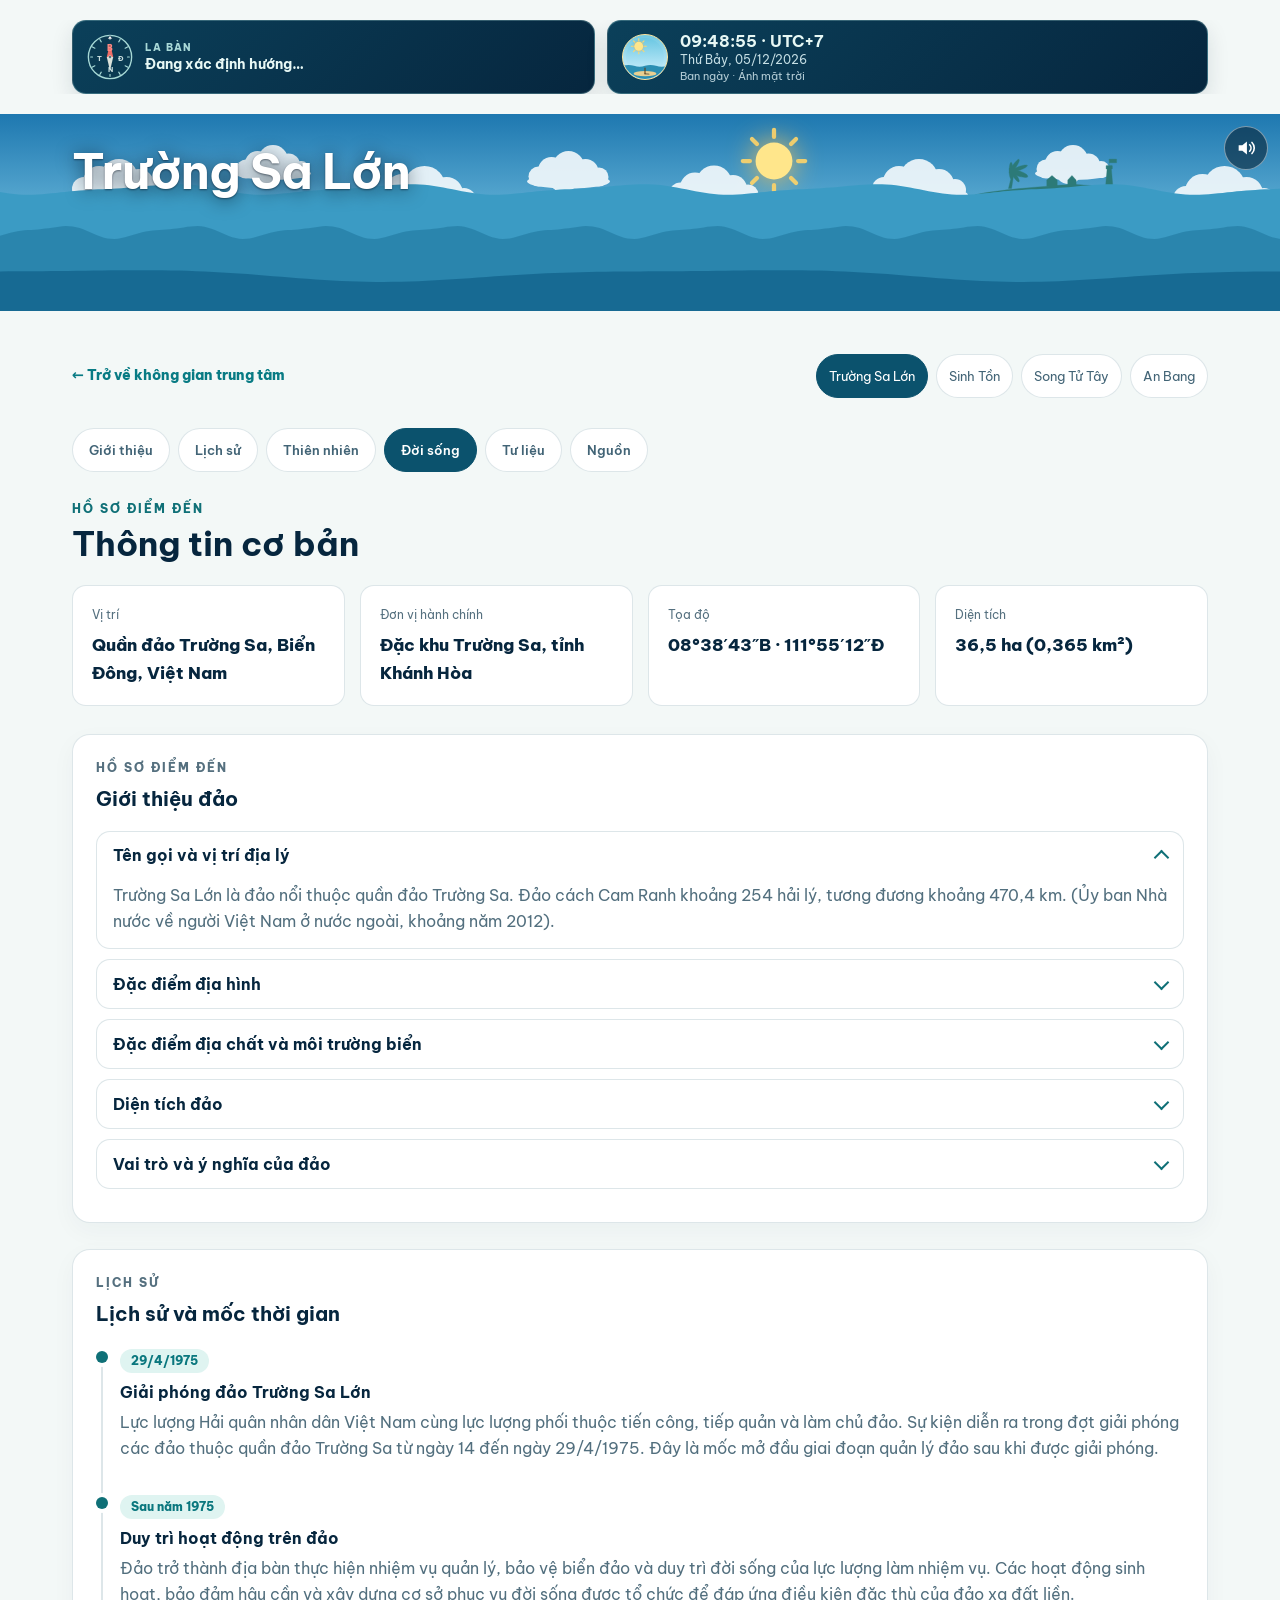
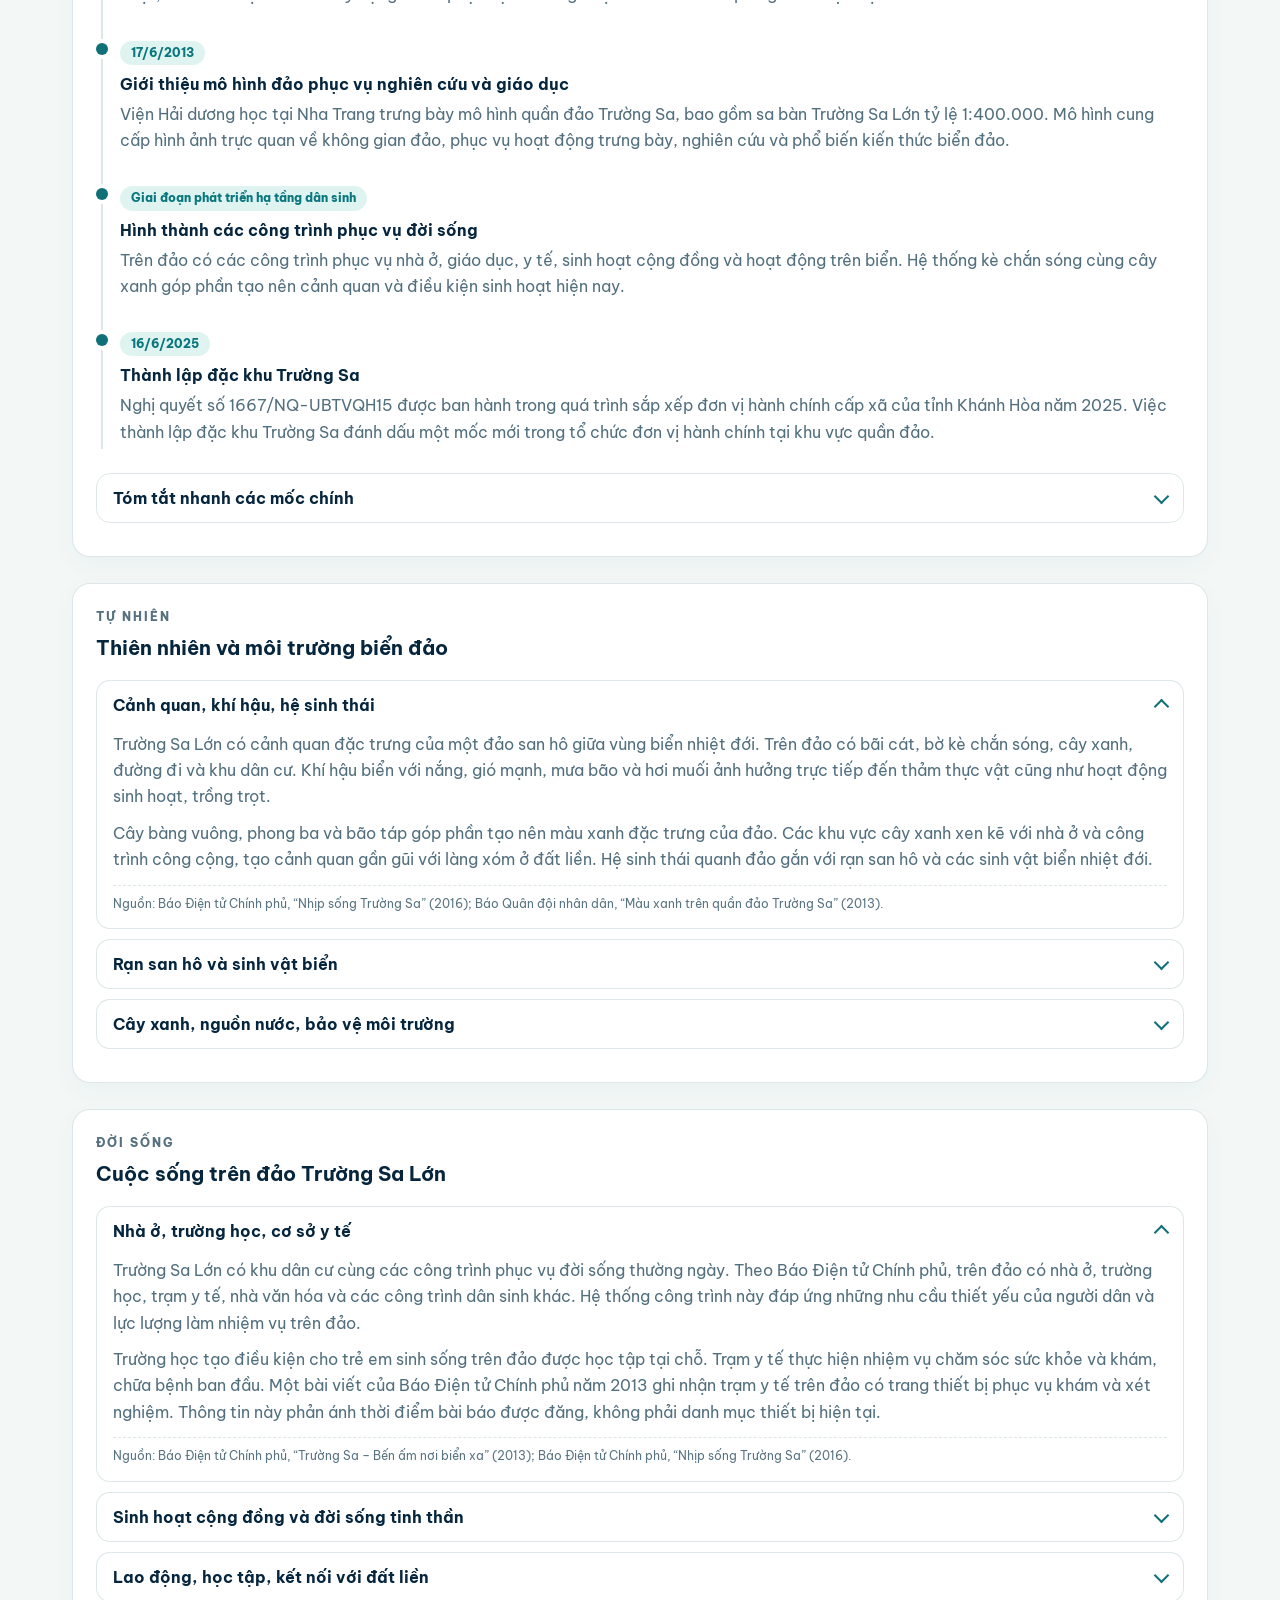
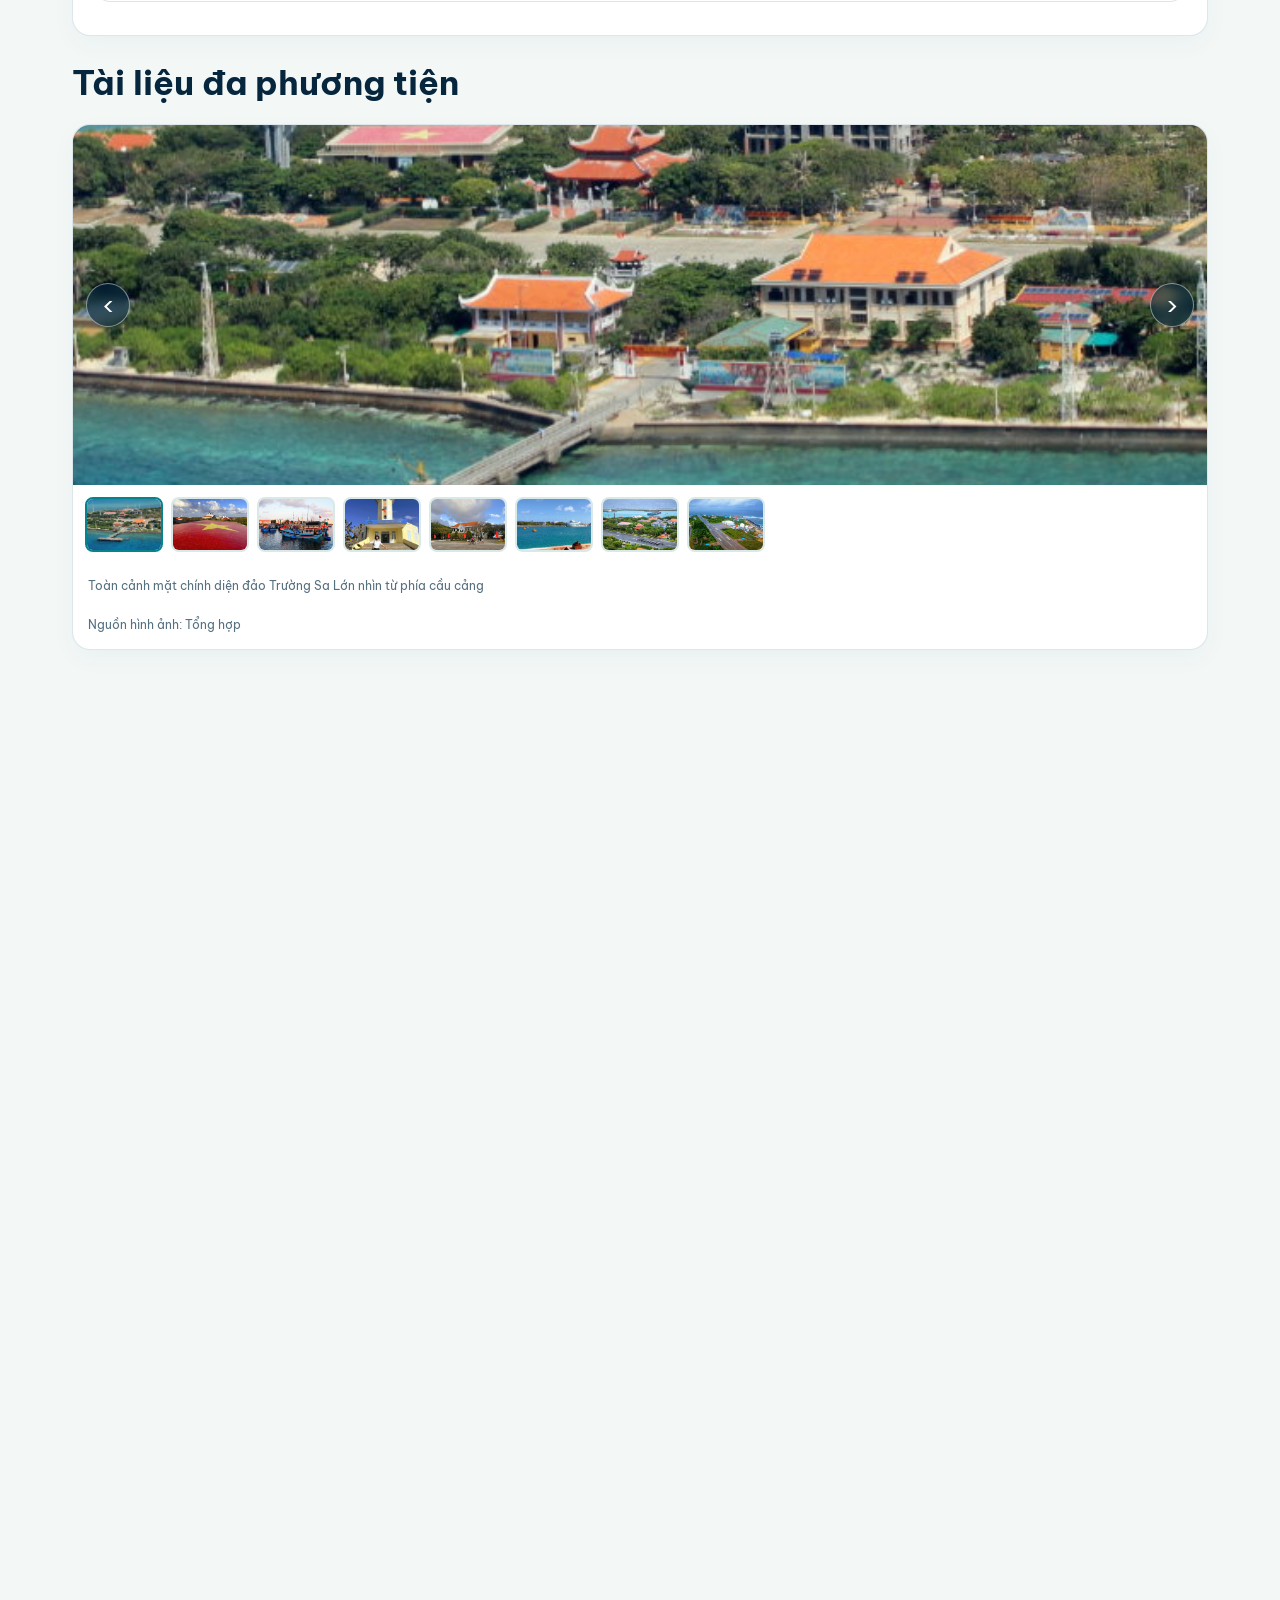
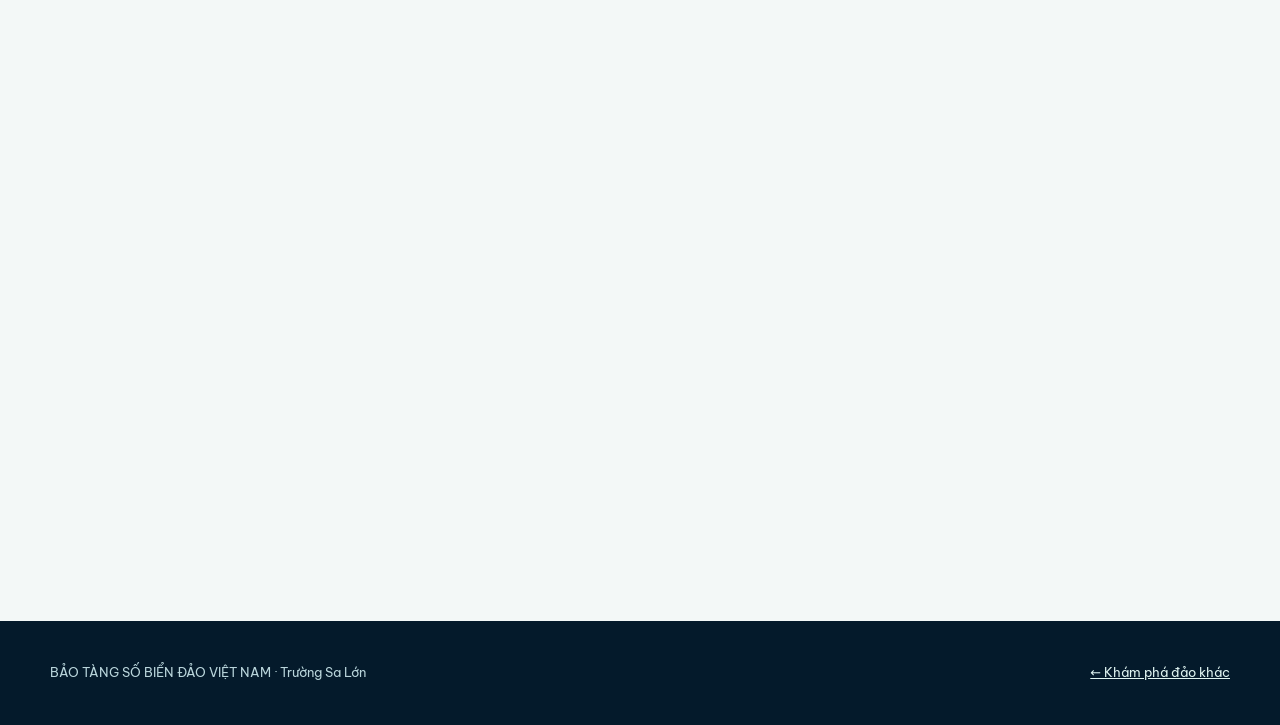
<file: islands/truong-sa-lon.html>
<!doctype html>
<html lang="vi"><head><meta charset="utf-8"><meta name="viewport" content="width=device-width, initial-scale=1, viewport-fit=cover"><meta name="theme-color" content="#06263e"><meta name="color-scheme" content="light dark"><meta name="description" content="Khám phá đảo Trường Sa Lớn trong Bảo tàng số Biển đảo Việt Nam."><title>Trường Sa Lớn | Bảo tàng số Biển đảo Việt Nam</title><link rel="icon" href="../favicon.svg" type="image/svg+xml"><link rel="apple-touch-icon" href="../images/icons/icon-180.png"><link rel="manifest" href="../manifest.webmanifest"><meta property="og:type" content="website"><meta property="og:site_name" content="Bảo tàng số Biển đảo Việt Nam"><meta property="og:locale" content="vi_VN"><meta property="og:title" content="Trường Sa Lớn | Bảo tàng số Biển đảo Việt Nam"><meta property="og:description" content="Khám phá đảo Trường Sa Lớn trong Bảo tàng số Biển đảo Việt Nam."><meta property="og:image" content="../images/og-image.jpg"><meta name="twitter:card" content="summary_large_image"><!-- Khi đã có tên miền chính thức: đổi og:image thành địa chỉ đầy đủ, ví dụ https://ten-mien.vn/images/og-image.jpg --><script>document.documentElement.classList.add("js");setTimeout(function(){if(!window.__revealOk)document.documentElement.classList.add("reveal-fail")},3000)</script><link rel="preconnect" href="https://fonts.googleapis.com"><link rel="preconnect" href="https://fonts.gstatic.com" crossorigin><link rel="stylesheet" href="https://fonts.googleapis.com/css2?family=Be+Vietnam+Pro:wght@400;600;700;800&display=swap" media="print" onload="this.media='all'"><noscript><link rel="stylesheet" href="https://fonts.googleapis.com/css2?family=Be+Vietnam+Pro:wght@400;600;700;800&display=swap"></noscript><link rel="stylesheet" href="../style.css"></head>
<body data-root=".." data-page="island" data-island="truong-sa-lon"><a class="skip-link" href="#noi-dung">Bỏ qua tới nội dung</a>
<section class="instrument-strip" id="instruments" aria-label="Công cụ hàng hải và thời gian" data-compass="live"></section>
<section class="scene-banner" data-scene="island" data-island="truong-sa-lon"><div class="scene-banner-inner"><h1 class="island-page-title">Trường Sa Lớn</h1></div></section>
<main class="page-shell" id="noi-dung" tabindex="-1"><noscript><p class="panel">Trang này cần bật JavaScript để hiển thị nội dung. <a href="../index.html">Về trang chủ</a></p></noscript></main>
<footer class="footer" id="site-footer"></footer><script src="../data/islands.js"></script><script src="../js/render.js"></script><script src="../js/common.js" defer></script><script src="../js/sfx.js" defer></script><script src="../js/compass.js" defer></script><script src="../js/sky-clock.js" defer></script><script src="../js/instruments.js" defer></script><script src="../js/scene.js" defer></script><script src="../js/effects.js" defer></script><script src="../js/analytics.js" defer></script><script src="../js/transitions.js" defer></script><script src="../js/gallery.js" defer></script></body></html>
</file>
<file: style.css>
/* =========================================================================
   Bảo tàng số Biển đảo Việt Nam — style.css (đã hợp nhất, giai đoạn 1)
   Mục lục: 1 Biến & nền · 2 Bố cục · 3 Dụng cụ (la bàn, đồng hồ) · 4 Trang chủ
            5 Trang đảo · 6 Chuyển cảnh & chuyển động · 7 Video mở đầu
   Quy tắc: mỗi thành phần chỉ khai báo MỘT lần; media query đặt ngay cạnh
   thành phần đó (≤900 → ≤760 → ≤620 → ≤370, từ rộng đến hẹp).
   ========================================================================= */

/* ---------- 1. Biến & nền ---------- */
:root{
  --navy:#06263e;--deep:#041a2b;--blue:#0d526c;--teal:#168b91;--foam:#eaf8f7;
  --sand:#e8cf91;--ink:#163348;--muted:#55707f;--white:#fff;
  --line:rgba(19,77,99,.14);--shadow:0 18px 50px rgba(4,35,53,.13);
  --link:#087b84;
  --bg:#f3f8f7;--surface:#fff;--kicker:#0f7077;--note:#587482;--list:#526f7e;--h3:#176b78;--nav-text:#426476;
  --fact-bg:#dff4f1;--fact-fg:#0a777e;--lane-a:#e9f6f5;--lane-b:#d7eeed;--missing-bg:#e6f2f1;--missing-line:#9acac8;
  color-scheme:light;
  --instrument-bg:linear-gradient(135deg,#0b405a,#06263e);
  --instrument-line:rgba(173,224,221,.28);
  --maxw:1180px;
  --radius:18px;--radius-sm:14px;--gap:18px;
}
/* Chế độ tối: theo cài đặt hệ thống của thiết bị */
@media(prefers-color-scheme:dark){:root{
  color-scheme:dark;
  --bg:#071722;--surface:#0e2636;--ink:#d3e6ea;--navy:#eaf6f6;--muted:#9bb4bf;--line:rgba(160,215,225,.16);
  --shadow:0 18px 50px rgba(0,0,0,.45);--link:#6fd3d6;--kicker:#6fd3d6;--note:#8fa9b5;--list:#b6ccd3;--h3:#7fd0d4;--nav-text:#b9d3da;
  --fact-bg:#14414f;--fact-fg:#8be0dc;--lane-a:#0f3042;--lane-b:#0b2635;--missing-bg:#10303f;--missing-line:#2f6577;
}}
*{box-sizing:border-box}
html{scroll-behavior:smooth}
body{margin:0;background:var(--bg);color:var(--ink);font-family:'Be Vietnam Pro',system-ui,-apple-system,'Segoe UI',sans-serif;line-height:1.65}
a{color:inherit}
button{font:inherit}
img{max-width:100%}

/* ---------- 2. Bố cục chung ---------- */
:focus-visible{outline:3px solid #ffb84d;outline-offset:3px;border-radius:6px}
.skip-link{position:absolute;left:12px;top:-80px;z-index:2147483647;padding:12px 16px;background:#041a2b;color:#fff;border-radius:10px;font-weight:700;text-decoration:none;transition:top .15s}
.skip-link:focus{top:max(12px,env(safe-area-inset-top))}
main:focus{outline:none}
.page-shell{max-width:var(--maxw);margin:auto;padding:25px max(22px,env(safe-area-inset-right)) 0 max(22px,env(safe-area-inset-left))}
.panel{background:var(--surface);border:1px solid var(--line);border-radius:var(--radius);padding:25px;box-shadow:0 8px 25px #0a33450a}
.panel h2{margin:0 0 12px;font-size:1.25rem;color:var(--navy)}
.panel p{color:var(--muted)}
.section-kicker{margin:0 0 4px;color:var(--kicker);font-size:.74rem;letter-spacing:.17em;font-weight:800;text-transform:uppercase}
.section-heading{font-size:clamp(1.4rem,3vw,2.1rem);line-height:1.25;margin:0 0 20px;color:var(--navy)}
.section-intro{display:none} /* ghi chú dài đã được ẩn theo yêu cầu giao diện tinh gọn */
.fact-list{list-style:none;padding:0;margin:14px 0 0;display:grid;gap:12px}
.fact-list li{display:flex;gap:10px;align-items:flex-start}
.fact-dot{flex:0 0 25px;width:25px;height:25px;border-radius:50%;display:grid;place-items:center;background:var(--fact-bg);color:var(--fact-fg);font-weight:800}
.clock{font-variant-numeric:tabular-nums}
.muted-note{font-size:.77rem;color:var(--note)}
.metrics{display:flex;gap:20px;flex-wrap:wrap;color:var(--note);font-size:.78rem}
.footer{margin-top:30px;background:var(--deep);color:#b9d5db;padding:30px max(22px,env(safe-area-inset-right)) calc(30px + env(safe-area-inset-bottom)) max(22px,env(safe-area-inset-left))}
.footer-inner{max-width:var(--maxw);margin:auto;display:flex;justify-content:space-between;align-items:center;gap:18px;flex-wrap:wrap}
.footer p{margin:0;font-size:.8rem}
.footer a{display:inline-flex;align-items:center;min-height:44px;color:#dff4f1}
@media(max-width:760px){.page-shell{padding-top:16px}}
@media(max-width:620px){
  .page-shell{padding-right:max(14px,env(safe-area-inset-right));padding-left:max(14px,env(safe-area-inset-left))}
  .panel{padding:19px}
  .footer-inner{align-items:flex-start}
}

/* ---------- 3. Dụng cụ: la bàn + đồng hồ thiên thể (SVG) ---------- */
.instrument-strip{
  width:min(100%,var(--maxw));max-width:var(--maxw);min-height:62px;margin:20px auto 0;padding:0 max(22px,env(safe-area-inset-right)) 0 max(22px,env(safe-area-inset-left));
  display:grid;grid-template-columns:minmax(0,1fr) minmax(0,1.15fr);align-items:stretch;gap:12px;overflow:hidden
}
.instrument{
  display:flex;align-items:center;gap:12px;min-width:0;max-width:100%;min-height:62px;overflow:hidden;padding:10px 14px;
  border:1px solid var(--instrument-line);border-radius:14px;background:var(--instrument-bg);color:#e7f8f5;
  box-shadow:0 8px 22px rgba(4,35,53,.12)
}
.instrument-copy{min-width:0;flex:1;overflow:hidden}
.instrument-label{display:block;white-space:nowrap;color:#a9d9d8;font-size:.63rem;letter-spacing:.12em;font-weight:800;text-transform:uppercase}
.instrument-value{display:block;font-size:.86rem;font-weight:700;font-variant-numeric:tabular-nums;white-space:normal;overflow-wrap:anywhere;line-height:1.3}
.instrument-date{display:block;color:#c6dfe5;font-size:.75rem;line-height:1.35;overflow-wrap:anywhere}
.time-instrument .instrument-value{font-size:clamp(.76rem,2.5vw,1rem);white-space:nowrap;overflow:hidden;text-overflow:ellipsis}
.compass-face,.sky-clock{width:46px;height:46px;flex:0 0 46px}
.compass-face svg,.sky-clock svg{display:block;width:100%;height:100%}

/* La bàn: mặt quay theo hướng máy (JS đặt transform trên #compass-dial), mốc trắng phía trên là hướng đang hướng tới */
.compass-instrument{cursor:default}
.compass-instrument[data-state="idle"] .cp-letter:not(.cp-b){opacity:.85}
.compass-instrument[data-state="unsupported"] .compass-face,.compass-instrument[data-state="denied"] .compass-face{opacity:.6}
.cp-ring{fill:#0a3a52;stroke:#a6d8d5;stroke-width:3}
.cp-ticks line{stroke:#a6d8d5;stroke-width:2.5;stroke-linecap:round}
.cp-needle-n{fill:#f06d67}
.cp-needle-s{fill:#f2f4e9;opacity:.9}
.cp-hub{fill:#06263e;stroke:#f2f4e9;stroke-width:1.5}
.cp-letter{fill:#e7f8f5;font:800 15px/1 'Be Vietnam Pro',system-ui,sans-serif;text-anchor:middle;dominant-baseline:central}
.cp-b{fill:#ff8a82;font-size:17px}
.cp-lubber{fill:#fff;stroke:#06263e;stroke-width:1}

/* Đồng hồ thiên thể: nền trời đổi theo giờ, mặt trời/trăng đi theo cung (JS đặt vị trí) */
.sky-clock{position:relative;border-radius:50%;overflow:hidden;border:1px solid #d5e7ef;background:linear-gradient(180deg,#122f52,#2e6382);box-shadow:inset 0 0 0 3px #ffffff14;transition:background 1.2s ease,border-color 1.2s ease}
.sky-clock svg{overflow:hidden}
.sky-sun-g circle{fill:#ffe68b;filter:drop-shadow(0 0 3px #ffb33e)}
.sky-rays-g line{stroke:#ffd76d;stroke-width:2.5;stroke-linecap:round}
.moon-dark{fill:#33466f}
.moon-lit{fill:#f4f6ff;filter:drop-shadow(0 0 2px #d9e6ff)}
.sky-stars path{fill:#fff}
.sky-sea{fill:#123a5e;transition:fill 1.2s ease}
.sky-sand{fill:#8c8466;transition:fill 1.2s ease}
.sky-gnomon{stroke:#5a3e1b;stroke-width:2.5;stroke-linecap:round}
.sky-shadow{stroke:rgba(0,0,0,.4);stroke-width:3;stroke-linecap:round}
.sky-sun-g,.sky-moon-g,.sky-stars,.sky-rays-g,.sky-shadow{opacity:0;transition:opacity 1s ease}
.sky-phase{display:block;color:#b4cdd6;font-size:.66rem;line-height:1.25;margin-top:2px;overflow-wrap:anywhere}
/* trạng thái theo giờ (js/sky-clock.js): night (mặc định) · sunrise · day · sunset · midnight */
.sky-clock[data-sky-clock="night"] .sky-moon-g,.sky-clock[data-sky-clock="night"] .sky-stars,
.sky-clock[data-sky-clock="midnight"] .sky-moon-g,.sky-clock[data-sky-clock="midnight"] .sky-stars{opacity:1}
.sky-clock[data-sky-clock="sunrise"] .sky-sun-g,.sky-clock[data-sky-clock="day"] .sky-sun-g,.sky-clock[data-sky-clock="sunset"] .sky-sun-g,
.sky-clock[data-sky-clock="sunrise"] .sky-shadow,.sky-clock[data-sky-clock="day"] .sky-shadow,.sky-clock[data-sky-clock="sunset"] .sky-shadow{opacity:1}
.sky-clock[data-sky-clock="sunrise"] .sky-rays-g,.sky-clock[data-sky-clock="sunset"] .sky-rays-g{opacity:.55}
.sky-clock[data-sky-clock="day"] .sky-rays-g{opacity:1}
.sky-clock[data-sky-clock="day"]{background:linear-gradient(180deg,#63c4e1,#d8f4ff);border-color:#ffe7a0}
.sky-clock[data-sky-clock="day"] .sky-sea{fill:#2b8fb3}
.sky-clock[data-sky-clock="day"] .sky-sand,.sky-clock[data-sky-clock="sunrise"] .sky-sand,.sky-clock[data-sky-clock="sunset"] .sky-sand{fill:#e8cf91}
.sky-clock[data-sky-clock="sunrise"]{background:linear-gradient(160deg,#5b719a,#f8b76b);border-color:#ffdfa3}
.sky-clock[data-sky-clock="sunrise"] .sky-sea{fill:#496a8f}
.sky-clock[data-sky-clock="sunset"]{background:linear-gradient(160deg,#283e68,#e88b66);border-color:#f2b29b}
.sky-clock[data-sky-clock="sunset"] .sky-sea{fill:#4a4f7c}
.sky-clock[data-sky-clock="night"]{background:linear-gradient(160deg,#07142e,#1e4167);border-color:#9bb8e4}
.sky-clock[data-sky-clock="midnight"]{background:radial-gradient(circle at 50% 45%,#263f70,#061126 78%);border-color:#9bb8e4;box-shadow:inset 0 0 0 3px #ffffff12,0 0 12px #809bd933}
.sky-clock[data-sky-clock="midnight"] .sky-sea{fill:#0b2342}

@media(max-width:760px){
  .instrument-strip{padding:0 max(14px,env(safe-area-inset-right)) 0 max(14px,env(safe-area-inset-left));gap:8px;grid-template-columns:minmax(0,.92fr) minmax(0,1.08fr)}
  .instrument{padding:8px;gap:7px;border-radius:13px}
  .instrument-label{font-size:.55rem;letter-spacing:.08em}
  .instrument-value,.time-instrument .instrument-value{font-size:.72rem}
  .instrument-date{font-size:.65rem}
  .compass-face,.sky-clock{width:40px;height:40px;flex-basis:40px}
  .time-instrument .sky-phase{font-size:.56rem}
}
@media(max-width:370px){
  .instrument-strip{grid-template-columns:1fr}
  .instrument{min-height:58px}
  .instrument-value{font-size:.78rem}
  .instrument-date{font-size:.7rem}
}

/* ---------- 3b. Cảnh nền biển (js/scene.js dựng các lớp; màu đổi theo giờ qua html[data-sky]) ---------- */
/* Các lớp là hình bóng một màu, nhúng sẵn dạng data-URI để chạy cả khi mở trực tiếp tệp (file://). Bản gốc dễ sửa nằm ở images/bg/*.svg;
   thay hình: đổi biến --m-* bằng url(images/bg/ten-tep.svg) khi chạy từ https/localhost (xem docs/PROMPT-NEN-CHATGPT.md). */
:root{
  --m-far:url("data:image/svg+xml,%3Csvg xmlns='http://www.w3.org/2000/svg' viewBox='0 0 1200 120' preserveAspectRatio='none'%3E%3Cpath d='M0 47.0 L8 47.8 L16 48.5 L24 49.1 L32 49.5 L40 49.8 L48 49.9 L56 49.8 L64 49.6 L72 49.3 L80 48.9 L88 48.4 L96 47.9 L104 47.3 L112 46.8 L120 46.2 L128 45.7 L136 45.3 L144 44.9 L152 44.6 L160 44.3 L168 44.0 L176 43.8 L184 43.5 L192 43.3 L200 43.1 L208 42.8 L216 42.4 L224 42.1 L232 41.7 L240 41.2 L248 40.7 L256 40.2 L264 39.8 L272 39.3 L280 38.9 L288 38.6 L296 38.4 L304 38.4 L312 38.4 L320 38.7 L328 39.1 L336 39.6 L344 40.3 L352 41.1 L360 42.0 L368 43.0 L376 44.0 L384 45.0 L392 46.0 L400 47.0 L408 47.8 L416 48.5 L424 49.1 L432 49.5 L440 49.8 L448 49.9 L456 49.8 L464 49.6 L472 49.3 L480 48.9 L488 48.4 L496 47.9 L504 47.3 L512 46.8 L520 46.2 L528 45.7 L536 45.3 L544 44.9 L552 44.6 L560 44.3 L568 44.0 L576 43.8 L584 43.5 L592 43.3 L600 43.1 L608 42.8 L616 42.4 L624 42.1 L632 41.7 L640 41.2 L648 40.7 L656 40.2 L664 39.8 L672 39.3 L680 38.9 L688 38.6 L696 38.4 L704 38.4 L712 38.4 L720 38.7 L728 39.1 L736 39.6 L744 40.3 L752 41.1 L760 42.0 L768 43.0 L776 44.0 L784 45.0 L792 46.0 L800 47.0 L808 47.8 L816 48.5 L824 49.1 L832 49.5 L840 49.8 L848 49.9 L856 49.8 L864 49.6 L872 49.3 L880 48.9 L888 48.4 L896 47.9 L904 47.3 L912 46.8 L920 46.2 L928 45.7 L936 45.3 L944 44.9 L952 44.6 L960 44.3 L968 44.0 L976 43.8 L984 43.5 L992 43.3 L1000 43.1 L1008 42.8 L1016 42.4 L1024 42.1 L1032 41.7 L1040 41.2 L1048 40.7 L1056 40.2 L1064 39.8 L1072 39.3 L1080 38.9 L1088 38.6 L1096 38.4 L1104 38.4 L1112 38.4 L1120 38.7 L1128 39.1 L1136 39.6 L1144 40.3 L1152 41.1 L1160 42.0 L1168 43.0 L1176 44.0 L1184 45.0 L1192 46.0 L1200 47.0 L1200 120 L0 120Z' fill='%23000'/%3E%3C/svg%3E");--m-mid:url("data:image/svg+xml,%3Csvg xmlns='http://www.w3.org/2000/svg' viewBox='0 0 1200 120' preserveAspectRatio='none'%3E%3Cpath d='M0 51.0 L8 49.7 L16 48.4 L24 47.2 L32 46.2 L40 45.4 L48 44.7 L56 44.2 L64 43.9 L72 43.6 L80 43.3 L88 43.0 L96 42.5 L104 42.0 L112 41.5 L120 40.8 L128 40.2 L136 39.6 L144 39.1 L152 38.9 L160 39.0 L168 39.5 L176 40.3 L184 41.4 L192 42.9 L200 44.6 L208 46.5 L216 48.5 L224 50.3 L232 52.0 L240 53.3 L248 54.3 L256 54.8 L264 54.9 L272 54.6 L280 53.9 L288 52.9 L296 51.7 L304 50.4 L312 49.0 L320 47.8 L328 46.7 L336 45.7 L344 45.0 L352 44.4 L360 44.0 L368 43.7 L376 43.4 L384 43.1 L392 42.8 L400 42.3 L408 41.8 L416 41.1 L424 40.5 L432 39.8 L440 39.3 L448 39.0 L456 38.9 L464 39.2 L472 39.8 L480 40.8 L488 42.1 L496 43.8 L504 45.6 L512 47.5 L520 49.4 L528 51.2 L536 52.7 L544 53.9 L552 54.6 L560 54.9 L568 54.8 L576 54.3 L584 53.4 L592 52.3 L600 51.0 L608 49.7 L616 48.4 L624 47.2 L632 46.2 L640 45.4 L648 44.7 L656 44.2 L664 43.9 L672 43.6 L680 43.3 L688 43.0 L696 42.5 L704 42.0 L712 41.5 L720 40.8 L728 40.2 L736 39.6 L744 39.1 L752 38.9 L760 39.0 L768 39.5 L776 40.3 L784 41.4 L792 42.9 L800 44.6 L808 46.5 L816 48.5 L824 50.3 L832 52.0 L840 53.3 L848 54.3 L856 54.8 L864 54.9 L872 54.6 L880 53.9 L888 52.9 L896 51.7 L904 50.4 L912 49.0 L920 47.8 L928 46.7 L936 45.7 L944 45.0 L952 44.4 L960 44.0 L968 43.7 L976 43.4 L984 43.1 L992 42.8 L1000 42.3 L1008 41.8 L1016 41.1 L1024 40.5 L1032 39.8 L1040 39.3 L1048 39.0 L1056 38.9 L1064 39.2 L1072 39.8 L1080 40.8 L1088 42.1 L1096 43.8 L1104 45.6 L1112 47.5 L1120 49.4 L1128 51.2 L1136 52.7 L1144 53.9 L1152 54.6 L1160 54.9 L1168 54.8 L1176 54.3 L1184 53.4 L1192 52.3 L1200 51.0 L1200 120 L0 120Z' fill='%23000'/%3E%3C/svg%3E");--m-near:url("data:image/svg+xml,%3Csvg xmlns='http://www.w3.org/2000/svg' viewBox='0 0 1200 120' preserveAspectRatio='none'%3E%3Cpath d='M0 48.0 L8 47.9 L16 47.9 L24 47.8 L32 47.7 L40 47.6 L48 47.4 L56 47.3 L64 47.1 L72 46.9 L80 46.7 L88 46.5 L96 46.3 L104 46.1 L112 45.9 L120 45.8 L128 45.7 L136 45.7 L144 45.8 L152 45.9 L160 46.2 L168 46.5 L176 46.9 L184 47.5 L192 48.2 L200 48.9 L208 49.8 L216 50.8 L224 51.8 L232 52.9 L240 54.1 L248 55.4 L256 56.6 L264 57.9 L272 59.1 L280 60.4 L288 61.5 L296 62.6 L304 63.6 L312 64.6 L320 65.3 L328 66.0 L336 66.5 L344 66.9 L352 67.1 L360 67.1 L368 67.0 L376 66.7 L384 66.3 L392 65.7 L400 65.1 L408 64.3 L416 63.4 L424 62.4 L432 61.4 L440 60.3 L448 59.2 L456 58.1 L464 57.0 L472 56.0 L480 55.0 L488 54.0 L496 53.1 L504 52.3 L512 51.5 L520 50.9 L528 50.3 L536 49.8 L544 49.4 L552 49.0 L560 48.7 L568 48.5 L576 48.3 L584 48.2 L592 48.1 L600 48.0 L608 47.9 L616 47.9 L624 47.8 L632 47.7 L640 47.6 L648 47.4 L656 47.3 L664 47.1 L672 46.9 L680 46.7 L688 46.5 L696 46.3 L704 46.1 L712 45.9 L720 45.8 L728 45.7 L736 45.7 L744 45.8 L752 45.9 L760 46.2 L768 46.5 L776 46.9 L784 47.5 L792 48.2 L800 48.9 L808 49.8 L816 50.8 L824 51.8 L832 52.9 L840 54.1 L848 55.4 L856 56.6 L864 57.9 L872 59.1 L880 60.4 L888 61.5 L896 62.6 L904 63.6 L912 64.6 L920 65.3 L928 66.0 L936 66.5 L944 66.9 L952 67.1 L960 67.1 L968 67.0 L976 66.7 L984 66.3 L992 65.7 L1000 65.1 L1008 64.3 L1016 63.4 L1024 62.4 L1032 61.4 L1040 60.3 L1048 59.2 L1056 58.1 L1064 57.0 L1072 56.0 L1080 55.0 L1088 54.0 L1096 53.1 L1104 52.3 L1112 51.5 L1120 50.9 L1128 50.3 L1136 49.8 L1144 49.4 L1152 49.0 L1160 48.7 L1168 48.5 L1176 48.3 L1184 48.2 L1192 48.1 L1200 48.0 L1200 120 L0 120Z' fill='%23000'/%3E%3C/svg%3E");
  --m-cloud:url("data:image/svg+xml,%3Csvg xmlns='http://www.w3.org/2000/svg' viewBox='0 0 1600 240' fill='%23000'%3E%3Ccircle cx='168' cy='122' r='24'/%3E%3Ccircle cx='198' cy='108' r='32'/%3E%3Ccircle cx='238' cy='100' r='38'/%3E%3Ccircle cx='278' cy='112' r='30'/%3E%3Ccircle cx='310' cy='124' r='22'/%3E%3Ccircle cx='226' cy='126' r='34'/%3E%3Cellipse cx='238' cy='134' rx='98' ry='17'/%3E%3Ccircle cx='492' cy='82' r='19'/%3E%3Ccircle cx='515' cy='71' r='25'/%3E%3Ccircle cx='546' cy='64' r='30'/%3E%3Ccircle cx='577' cy='74' r='23'/%3E%3Ccircle cx='602' cy='83' r='17'/%3E%3Ccircle cx='537' cy='85' r='27'/%3E%3Cellipse cx='546' cy='91' rx='76' ry='13'/%3E%3Ccircle cx='772' cy='142' r='26'/%3E%3Ccircle cx='805' cy='127' r='35'/%3E%3Ccircle cx='849' cy='118' r='42'/%3E%3Ccircle cx='893' cy='131' r='33'/%3E%3Ccircle cx='928' cy='144' r='24'/%3E%3Ccircle cx='836' cy='147' r='37'/%3E%3Cellipse cx='849' cy='155' rx='108' ry='19'/%3E%3Ccircle cx='1077' cy='97' r='20'/%3E%3Ccircle cx='1103' cy='85' r='27'/%3E%3Ccircle cx='1137' cy='78' r='32'/%3E%3Ccircle cx='1171' cy='88' r='26'/%3E%3Ccircle cx='1198' cy='98' r='19'/%3E%3Ccircle cx='1127' cy='100' r='29'/%3E%3Cellipse cx='1137' cy='107' rx='83' ry='14'/%3E%3Ccircle cx='1361' cy='132' r='23'/%3E%3Ccircle cx='1390' cy='119' r='30'/%3E%3Ccircle cx='1428' cy='111' r='36'/%3E%3Ccircle cx='1466' cy='122' r='28'/%3E%3Ccircle cx='1496' cy='134' r='21'/%3E%3Ccircle cx='1416' cy='136' r='32'/%3E%3Cellipse cx='1428' cy='143' rx='93' ry='16'/%3E%3C/svg%3E");--m-islet:url("data:image/svg+xml,%3Csvg xmlns='http://www.w3.org/2000/svg' viewBox='0 0 400 120'%3E%3Cpath d='M10 112 Q60 96 130 98 Q200 92 270 98 Q340 96 392 112Z' fill='%23000'/%3E%3Cpath d='M120 98 Q125.6 70.5 136 48 L139 49 Q129.4 73.0 124 98Z' fill='%23000'/%3E%3Cellipse cx='146' cy='48' rx='16' ry='3.6' transform='rotate(-8 136 48)' fill='%23000'/%3E%3Cellipse cx='126' cy='50' rx='16' ry='3.6' transform='rotate(196 136 48)' fill='%23000'/%3E%3Cellipse cx='142' cy='42' rx='16' ry='3.6' transform='rotate(-40 136 48)' fill='%23000'/%3E%3Cellipse cx='130' cy='44' rx='16' ry='3.6' transform='rotate(220 136 48)' fill='%23000'/%3E%3Cellipse cx='138' cy='54' rx='16' ry='3.6' transform='rotate(40 136 48)' fill='%23000'/%3E%3Cpath d='M168 96 Q163.1 61.9 154 34 L157 35 Q165.4 65.0 172 96Z' fill='%23000'/%3E%3Cellipse cx='164' cy='34' rx='16' ry='3.6' transform='rotate(-8 154 34)' fill='%23000'/%3E%3Cellipse cx='144' cy='36' rx='16' ry='3.6' transform='rotate(196 154 34)' fill='%23000'/%3E%3Cellipse cx='160' cy='28' rx='16' ry='3.6' transform='rotate(-40 154 34)' fill='%23000'/%3E%3Cellipse cx='148' cy='30' rx='16' ry='3.6' transform='rotate(220 154 34)' fill='%23000'/%3E%3Cellipse cx='156' cy='40' rx='16' ry='3.6' transform='rotate(40 154 34)' fill='%23000'/%3E%3Cpath d='M250 98 Q254.2 72.7 262 52 L265 53 Q257.8 75.0 254 98Z' fill='%23000'/%3E%3Cellipse cx='272' cy='52' rx='16' ry='3.6' transform='rotate(-8 262 52)' fill='%23000'/%3E%3Cellipse cx='252' cy='54' rx='16' ry='3.6' transform='rotate(196 262 52)' fill='%23000'/%3E%3Cellipse cx='268' cy='46' rx='16' ry='3.6' transform='rotate(-40 262 52)' fill='%23000'/%3E%3Cellipse cx='256' cy='48' rx='16' ry='3.6' transform='rotate(220 262 52)' fill='%23000'/%3E%3Cellipse cx='264' cy='58' rx='16' ry='3.6' transform='rotate(40 262 52)' fill='%23000'/%3E%3Cpath d='M292 98 Q288.5 78.2 282 62 L285 63 Q291.0 80.0 296 98Z' fill='%23000'/%3E%3Cellipse cx='292' cy='62' rx='16' ry='3.6' transform='rotate(-8 282 62)' fill='%23000'/%3E%3Cellipse cx='272' cy='64' rx='16' ry='3.6' transform='rotate(196 282 62)' fill='%23000'/%3E%3Cellipse cx='288' cy='56' rx='16' ry='3.6' transform='rotate(-40 282 62)' fill='%23000'/%3E%3Cellipse cx='276' cy='58' rx='16' ry='3.6' transform='rotate(220 282 62)' fill='%23000'/%3E%3Cellipse cx='284' cy='68' rx='16' ry='3.6' transform='rotate(40 282 62)' fill='%23000'/%3E%3Crect x='206' y='82' width='26' height='16' fill='%23000'/%3E%3Crect x='214' y='72' width='10' height='12' fill='%23000'/%3E%3C/svg%3E");
  --sky-a:#1e78b0;--sky-b:#86cfea;--w-far:#3b9bc4;--w-mid:#2a85ad;--w-near:#176a93;--cloud:rgba(255,255,255,.85);--islet:#2c7a78;
  --sun-op:1;--moon-op:0;--star-op:0;
}
html[data-sky=sunrise]{--sky-a:#3b4f8a;--sky-b:#f2a36a;--w-far:#67779f;--w-mid:#4a5e87;--w-near:#33476d;--cloud:rgba(255,205,170,.7);--islet:#3a4a68}
html[data-sky=sunset]{--sky-a:#263565;--sky-b:#ee8a66;--w-far:#595f8f;--w-mid:#444b7a;--w-near:#2f3560;--cloud:rgba(255,170,140,.65);--islet:#2f3558}
html[data-sky=night]{--sky-a:#050d24;--sky-b:#17395d;--w-far:#14375a;--w-mid:#0f2c4b;--w-near:#0a213b;--cloud:rgba(140,165,210,.22);--islet:#071a2f;--sun-op:0;--moon-op:1;--star-op:1}
html[data-sky=midnight]{--sky-a:#02081a;--sky-b:#0d2547;--w-far:#102f4e;--w-mid:#0b2440;--w-near:#071a2e;--cloud:rgba(120,145,195,.16);--islet:#05142a;--sun-op:0;--moon-op:1;--star-op:1}
html[data-sky=sunrise],html[data-sky=sunset]{--sun-op:1;--moon-op:0;--star-op:0}
[data-island=truong-sa-lon]{--m-islet:url("data:image/svg+xml,%3Csvg xmlns='http://www.w3.org/2000/svg' viewBox='0 0 400 120' fill='%23000' stroke='%23000' stroke-width='0.6'%3E%3Cpath d='M14 112 Q54 102 200 92 Q346 102 386 112Z'/%3E%3Cpath d='M262 96 l3 -34 h8 l3 34z'/%3E%3Crect x='263' y='56' width='12' height='7' rx='1'/%3E%3Cpath d='M269 56 v-12'/%3E%3Cpath d='M269 44 h14 v7 h-14z'/%3E%3Cpath d='M150 96 h20 v-12 l-10.0 -9 l-10.0 9z'/%3E%3Cpath d='M190 96 h16 v-12 l-8.0 -9 l-8.0 9z'/%3E%3Cpath d='M77 100 Q82 81 85 66 L88 67 Q86 81 83 100Z'/%3E%3Cellipse cx='73' cy='66' rx='16' ry='3.6' transform='rotate(-160 86 66)'/%3E%3Cellipse cx='78' cy='63' rx='16' ry='3.6' transform='rotate(-125 86 66)'/%3E%3Cellipse cx='86' cy='62' rx='16' ry='3.6' transform='rotate(-90 86 66)'/%3E%3Cellipse cx='94' cy='63' rx='16' ry='3.6' transform='rotate(-55 86 66)'/%3E%3Cellipse cx='99' cy='66' rx='16' ry='3.6' transform='rotate(-20 86 66)'/%3E%3Cellipse cx='100' cy='70' rx='16' ry='3.6' transform='rotate(15 86 66)'/%3E%3C/svg%3E")}
[data-island=sinh-ton]{--m-islet:url("data:image/svg+xml,%3Csvg xmlns='http://www.w3.org/2000/svg' viewBox='0 0 400 120' fill='%23000' stroke='%23000' stroke-width='0.6'%3E%3Cpath d='M40 112 Q80 96 200 86 Q320 96 360 112Z'/%3E%3Cpath d='M127 96 Q134 67 139 44 L142 45 Q138 67 133 96Z'/%3E%3Cellipse cx='127' cy='44' rx='16' ry='3.6' transform='rotate(-160 140 44)'/%3E%3Cellipse cx='132' cy='41' rx='16' ry='3.6' transform='rotate(-125 140 44)'/%3E%3Cellipse cx='140' cy='40' rx='16' ry='3.6' transform='rotate(-90 140 44)'/%3E%3Cellipse cx='148' cy='41' rx='16' ry='3.6' transform='rotate(-55 140 44)'/%3E%3Cellipse cx='153' cy='44' rx='16' ry='3.6' transform='rotate(-20 140 44)'/%3E%3Cellipse cx='154' cy='48' rx='16' ry='3.6' transform='rotate(15 140 44)'/%3E%3Cpath d='M197 92 Q197 59 191 32 L194 33 Q201 59 203 92Z'/%3E%3Cellipse cx='179' cy='32' rx='16' ry='3.6' transform='rotate(-160 192 32)'/%3E%3Cellipse cx='184' cy='29' rx='16' ry='3.6' transform='rotate(-125 192 32)'/%3E%3Cellipse cx='192' cy='28' rx='16' ry='3.6' transform='rotate(-90 192 32)'/%3E%3Cellipse cx='200' cy='29' rx='16' ry='3.6' transform='rotate(-55 192 32)'/%3E%3Cellipse cx='205' cy='32' rx='16' ry='3.6' transform='rotate(-20 192 32)'/%3E%3Cellipse cx='206' cy='36' rx='16' ry='3.6' transform='rotate(15 192 32)'/%3E%3Cpath d='M265 96 Q271 72 275 52 L278 53 Q275 72 271 96Z'/%3E%3Cellipse cx='263' cy='52' rx='16' ry='3.6' transform='rotate(-160 276 52)'/%3E%3Cellipse cx='268' cy='49' rx='16' ry='3.6' transform='rotate(-125 276 52)'/%3E%3Cellipse cx='276' cy='48' rx='16' ry='3.6' transform='rotate(-90 276 52)'/%3E%3Cellipse cx='284' cy='49' rx='16' ry='3.6' transform='rotate(-55 276 52)'/%3E%3Cellipse cx='289' cy='52' rx='16' ry='3.6' transform='rotate(-20 276 52)'/%3E%3Cellipse cx='290' cy='56' rx='16' ry='3.6' transform='rotate(15 276 52)'/%3E%3C/svg%3E")}
[data-island=song-tu-tay]{--m-islet:url("data:image/svg+xml,%3Csvg xmlns='http://www.w3.org/2000/svg' viewBox='0 0 400 120' fill='%23000' stroke='%23000' stroke-width='0.6'%3E%3Cpath d='M70 112 Q110 94 200 84 Q290 94 330 112Z'/%3E%3Cpath d='M187 92 Q195 56 201 26 L204 27 Q199 56 193 92Z'/%3E%3Cellipse cx='189' cy='26' rx='16' ry='3.6' transform='rotate(-160 202 26)'/%3E%3Cellipse cx='194' cy='23' rx='16' ry='3.6' transform='rotate(-125 202 26)'/%3E%3Cellipse cx='202' cy='22' rx='16' ry='3.6' transform='rotate(-90 202 26)'/%3E%3Cellipse cx='210' cy='23' rx='16' ry='3.6' transform='rotate(-55 202 26)'/%3E%3Cellipse cx='215' cy='26' rx='16' ry='3.6' transform='rotate(-20 202 26)'/%3E%3Cellipse cx='216' cy='30' rx='16' ry='3.6' transform='rotate(15 202 26)'/%3E%3Cpath d='M230 92 h22 v-12 l-11.0 -9 l-11.0 9z'/%3E%3Cpath d='M117 96 Q118 76 113 60 L116 61 Q122 76 123 96Z'/%3E%3Cellipse cx='101' cy='60' rx='16' ry='3.6' transform='rotate(-160 114 60)'/%3E%3Cellipse cx='106' cy='57' rx='16' ry='3.6' transform='rotate(-125 114 60)'/%3E%3Cellipse cx='114' cy='56' rx='16' ry='3.6' transform='rotate(-90 114 60)'/%3E%3Cellipse cx='122' cy='57' rx='16' ry='3.6' transform='rotate(-55 114 60)'/%3E%3Cellipse cx='127' cy='60' rx='16' ry='3.6' transform='rotate(-20 114 60)'/%3E%3Cellipse cx='128' cy='64' rx='16' ry='3.6' transform='rotate(15 114 60)'/%3E%3C/svg%3E")}
[data-island=an-bang]{--m-islet:url("data:image/svg+xml,%3Csvg xmlns='http://www.w3.org/2000/svg' viewBox='0 0 400 120' fill='%23000' stroke='%23000' stroke-width='0.6'%3E%3Cpath d='M20 112 Q60 104 200 94 Q340 104 380 112Z'/%3E%3Cpath d='M93 100 Q99 78 103 60 L106 61 Q103 78 99 100Z'/%3E%3Cellipse cx='91' cy='60' rx='16' ry='3.6' transform='rotate(-160 104 60)'/%3E%3Cellipse cx='96' cy='57' rx='16' ry='3.6' transform='rotate(-125 104 60)'/%3E%3Cellipse cx='104' cy='56' rx='16' ry='3.6' transform='rotate(-90 104 60)'/%3E%3Cellipse cx='112' cy='57' rx='16' ry='3.6' transform='rotate(-55 104 60)'/%3E%3Cellipse cx='117' cy='60' rx='16' ry='3.6' transform='rotate(-20 104 60)'/%3E%3Cellipse cx='118' cy='64' rx='16' ry='3.6' transform='rotate(15 104 60)'/%3E%3Cpath d='M167 98 Q168 72 163 50 L166 51 Q172 72 173 98Z'/%3E%3Cellipse cx='151' cy='50' rx='16' ry='3.6' transform='rotate(-160 164 50)'/%3E%3Cellipse cx='156' cy='47' rx='16' ry='3.6' transform='rotate(-125 164 50)'/%3E%3Cellipse cx='164' cy='46' rx='16' ry='3.6' transform='rotate(-90 164 50)'/%3E%3Cellipse cx='172' cy='47' rx='16' ry='3.6' transform='rotate(-55 164 50)'/%3E%3Cellipse cx='177' cy='50' rx='16' ry='3.6' transform='rotate(-20 164 50)'/%3E%3Cellipse cx='178' cy='54' rx='16' ry='3.6' transform='rotate(15 164 50)'/%3E%3Cpath d='M235 100 Q241 79 244 62 L247 63 Q245 79 241 100Z'/%3E%3Cellipse cx='232' cy='62' rx='16' ry='3.6' transform='rotate(-160 245 62)'/%3E%3Cellipse cx='237' cy='59' rx='16' ry='3.6' transform='rotate(-125 245 62)'/%3E%3Cellipse cx='245' cy='58' rx='16' ry='3.6' transform='rotate(-90 245 62)'/%3E%3Cellipse cx='253' cy='59' rx='16' ry='3.6' transform='rotate(-55 245 62)'/%3E%3Cellipse cx='258' cy='62' rx='16' ry='3.6' transform='rotate(-20 245 62)'/%3E%3Cellipse cx='259' cy='66' rx='16' ry='3.6' transform='rotate(15 245 62)'/%3E%3Cpath d='M303 102 Q304 84 300 70 L303 71 Q308 84 309 102Z'/%3E%3Cellipse cx='288' cy='70' rx='16' ry='3.6' transform='rotate(-160 301 70)'/%3E%3Cellipse cx='293' cy='67' rx='16' ry='3.6' transform='rotate(-125 301 70)'/%3E%3Cellipse cx='301' cy='66' rx='16' ry='3.6' transform='rotate(-90 301 70)'/%3E%3Cellipse cx='309' cy='67' rx='16' ry='3.6' transform='rotate(-55 301 70)'/%3E%3Cellipse cx='314' cy='70' rx='16' ry='3.6' transform='rotate(-20 301 70)'/%3E%3Cellipse cx='315' cy='74' rx='16' ry='3.6' transform='rotate(15 301 70)'/%3E%3C/svg%3E")}

.scene{position:absolute;inset:0;z-index:0;overflow:hidden;pointer-events:none}
.scene>*{position:absolute}
.sc-sky{inset:0;background:linear-gradient(180deg,var(--sky-a),var(--sky-b) 82%)}
.sc-stars{inset:0 0 42% 0;opacity:var(--star-op);transition:opacity 1.2s;
  background-image:radial-gradient(1.3px 1.3px at 7% 18%,#fff,transparent),radial-gradient(1px 1px at 15% 46%,#fff,transparent),radial-gradient(1.5px 1.5px at 23% 12%,#fff,transparent),radial-gradient(1px 1px at 33% 38%,#fff,transparent),radial-gradient(1.3px 1.3px at 41% 22%,#fff,transparent),radial-gradient(1px 1px at 52% 10%,#fff,transparent),radial-gradient(1.5px 1.5px at 61% 40%,#fff,transparent),radial-gradient(1px 1px at 70% 20%,#fff,transparent),radial-gradient(1.3px 1.3px at 79% 8%,#fff,transparent),radial-gradient(1px 1px at 88% 34%,#fff,transparent),radial-gradient(1.5px 1.5px at 94% 16%,#fff,transparent),radial-gradient(1px 1px at 47% 52%,#fff,transparent)}
.sc-body{left:var(--sun-x,50%);top:var(--sun-y,40%);width:clamp(44px,7vw,68px);aspect-ratio:1;transform:translate(-50%,-50%);transition:opacity 1.2s}
.sc-body svg{display:block;width:100%;height:100%;overflow:visible}
.sc-sun{opacity:var(--sun-op)}
.sc-sun circle{fill:#ffe68b;filter:drop-shadow(0 0 10px #ffc552)}
.sc-sun .sun-rays line{stroke:#ffd76d;stroke-width:3;stroke-linecap:round;opacity:.9}
.sc-moon{left:var(--moon-x,50%);top:var(--moon-y,40%);opacity:var(--moon-op)}
.sc-moon .moon-dark{fill:#2c3f68}
.sc-moon .moon-lit{fill:#f4f6ff;filter:drop-shadow(0 0 6px #cfe0ff)}
.sc-cloud{left:0;right:0;top:7%;height:120px}
.sc-cloud i{position:absolute;left:0;top:0;width:3200px;height:100%;background:var(--cloud);-webkit-mask:var(--m-cloud) repeat-x 0 0/800px 100%;mask:var(--m-cloud) repeat-x 0 0/800px 100%;animation:sc-cloud 200s linear infinite;will-change:transform}
.sc-islet{right:8%;bottom:112px;width:clamp(130px,17vw,210px);aspect-ratio:400/120;background:var(--islet);-webkit-mask:var(--m-islet) center/100% 100% no-repeat;mask:var(--m-islet) center/100% 100% no-repeat}
.sc-wave{left:0;right:0;overflow:hidden}
.sc-wave i{position:absolute;top:0;height:100%;background:var(--wc);-webkit-mask:var(--wm) repeat-x 0 0/var(--t) 100%;mask:var(--wm) repeat-x 0 0/var(--t) 100%;will-change:transform}
.sc-wave-far{bottom:52px;height:110px;--wc:var(--w-far);--wm:var(--m-far);--t:700px}
.sc-wave-far i{left:calc(-1 * var(--t));width:calc(100% + var(--t));animation:sc-drift-r 60s linear infinite}
.sc-wave-mid{bottom:20px;height:96px;--wc:var(--w-mid);--wm:var(--m-mid);--t:520px}
.sc-wave-mid i{left:0;width:calc(100% + var(--t));animation:sc-drift-l 38s linear infinite}
.sc-wave-near{bottom:0;height:66px;background:var(--w-near);-webkit-mask:var(--m-near) 0 0/100% 100% no-repeat;mask:var(--m-near) 0 0/100% 100% no-repeat}
@keyframes sc-cloud{to{transform:translateX(-1600px)}}
@keyframes sc-drift-l{to{transform:translateX(calc(-1 * var(--t)))}}
@keyframes sc-drift-r{to{transform:translateX(var(--t))}}

/* Thuyền chạy từ trái sang phải (Tây → Đông), mũi thuyền hướng phải, chìm nhẹ sau lớp sóng giữa */
.sc-lane{left:0;right:0;bottom:68px;height:64px}
.sc-boat{position:absolute;left:-130px;bottom:0;width:96px;min-height:44px;display:flex;align-items:flex-end;pointer-events:auto;cursor:pointer;animation:sc-cross 28s linear 1.2s infinite;will-change:transform}
.sc-boat-i{width:100%;transform-origin:50% 90%;animation:sc-bob 3.4s ease-in-out infinite}
.sc-boat svg{display:block;width:100%;height:auto;overflow:visible;filter:drop-shadow(0 3px 3px rgba(0,15,30,.35))}
.sc-boat .wake{fill:rgba(255,255,255,.5)}
.sc-boat .steam circle{fill:#f4f8fa;opacity:0;transform-box:fill-box;transform-origin:center}
.sc-boat.is-hooting .steam circle{animation:sc-steam 1.6s ease-out both}
.sc-boat.is-hooting .steam circle:nth-child(2){animation-delay:.22s}
.sc-boat.is-hooting .steam circle:nth-child(3){animation-delay:.44s}
@keyframes sc-cross{0%{transform:translateX(0)}86%,100%{transform:translateX(calc(100vw + 260px))}}
@keyframes sc-bob{0%,100%{transform:translateY(0) rotate(-.8deg)}50%{transform:translateY(-3px) rotate(1deg)}}
@keyframes sc-steam{0%{opacity:0;transform:translate(0,0) scale(.6)}20%{opacity:.9}100%{opacity:0;transform:translate(-16px,-28px) scale(3)}}

/* Nút bật/tắt âm thanh hiệu ứng (góc phải của cảnh) */
.sfx-toggle{position:absolute;z-index:5;top:12px;right:max(12px,env(safe-area-inset-right));display:grid;place-items:center;width:44px;height:44px;padding:0;border:1px solid rgba(255,255,255,.45);border-radius:50%;background:rgba(4,26,43,.55);color:#fff;cursor:pointer}
.sfx-toggle:hover{background:rgba(4,26,43,.75)}
@media(max-width:620px){
  .sfx-toggle{top:auto;bottom:10px}
  .sc-wave-far{bottom:44px;height:92px;--t:520px}
  .sc-wave-mid{bottom:16px;height:80px;--t:400px}
  .sc-wave-near{height:54px}
  .sc-lane{bottom:56px}
  .sc-boat{width:76px;left:-100px}
  .sc-islet{bottom:92px}
  .sc-cloud{height:90px}
  .sc-cloud i{width:2400px;-webkit-mask-size:600px 100%;mask-size:600px 100%;animation-name:sc-cloud-s}
  @keyframes sc-cloud-s{to{transform:translateX(-1200px)}}
}

/* ---------- 4. Trang chủ ---------- */
/* Trang chủ: hero là "cửa sổ" nhìn ra biển; cảnh nền do js/scene.js dựng (mục 3b) */
.sea-intro{position:relative;overflow:hidden;isolation:isolate;text-align:center;padding:clamp(32px,6vw,68px) 20px 150px;color:#f5fbff;view-transition-name:scene}
.sea-intro-inner{position:relative;z-index:3;max-width:1000px;margin:auto}
.sea-intro h1{font-size:clamp(2rem,5.2vw,4.1rem);line-height:1.12;letter-spacing:-.035em;margin:0 auto 12px;color:#fff;text-shadow:0 2px 20px rgba(0,18,32,.6),0 1px 2px rgba(0,18,32,.5)}
.sea-intro-motto{max-width:850px;margin:12px auto 0;font-size:clamp(1rem,2.6vw,1.4rem);font-weight:600;line-height:1.6;color:#f0fafa;text-shadow:0 1px 12px rgba(0,18,32,.6)}

.island-picker{position:relative;z-index:2;margin-top:0;background:var(--surface);border:1px solid var(--line);border-radius:20px;padding:clamp(16px,3vw,28px);box-shadow:var(--shadow)}
.island-grid{display:grid;grid-template-columns:repeat(4,minmax(0,1fr));gap:18px}
.island-card{position:relative;border:1px solid var(--line);border-radius:var(--radius);overflow:hidden;background:var(--surface);box-shadow:0 9px 25px rgba(4,35,53,.08);transition:transform .25s,box-shadow .25s,border-color .25s}
.card-link{display:block;color:inherit;text-decoration:none;transform:perspective(900px) rotateX(var(--rx,0deg)) rotateY(var(--ry,0deg));transition:transform .18s ease-out}
.card-link:focus-visible{outline-offset:-3px}
.island-card:hover{transform:translateY(-5px);box-shadow:0 16px 32px #092e431b;border-color:#8bcac9}
.island-card:active{transform:translateY(-2px) scale(.985)}
.card-image{display:block;position:relative;overflow:hidden;aspect-ratio:4/3;background:linear-gradient(145deg,#d6f2f0,#0d536b)}
.card-image img{display:block;width:100%;height:100%;object-fit:contain;padding:3px;filter:drop-shadow(0 2px 3px #001b2b35);transition:transform .8s}
.island-card:hover .card-image img{transform:scale(1.07)}
.card-image:after{content:"";position:absolute;inset:40% 0 0;background:linear-gradient(transparent,#06263e99)}
.card-chip{position:absolute;z-index:1;left:10px;top:10px;padding:3px 9px;border-radius:999px;background:rgba(4,26,43,.62);color:#e9f7f7;font-size:.62rem;font-weight:700;letter-spacing:.04em}
.card-number{position:absolute;z-index:1;left:13px;bottom:11px;color:#fff;font-size:.65rem;font-weight:800;letter-spacing:.1em}
.card-body{display:block;padding:13px 15px 16px;text-align:center}
.card-body h2{margin:0;color:var(--navy);font-size:1.04rem;line-height:1.35}
.card-coords{display:block;margin-top:3px;color:var(--note);font-size:.72rem;line-height:1.4;font-variant-numeric:tabular-nums}
.card-go{display:inline-flex;align-items:center;gap:5px;margin-top:8px;color:var(--link);font-size:.78rem;font-weight:800;opacity:.85;transition:gap .25s,opacity .25s}
.island-card:hover .card-go{gap:9px;opacity:1}
@media(max-width:760px){
  .sea-intro{padding:30px 14px 128px}
  .sea-intro h1{font-size:clamp(1.8rem,7vw,2.6rem)}
  .island-grid{grid-template-columns:repeat(2,minmax(0,1fr));gap:12px}
  .card-body{padding:12px 8px 14px}
  .card-chip{left:7px;top:7px;font-size:.56rem;padding:2px 7px}
  .card-coords{font-size:.66rem}
}

/* ---------- 5. Trang đảo ---------- */
.scene-banner{position:relative;overflow:hidden;isolation:isolate;view-transition-name:scene;margin-top:20px}
.scene-banner-inner{position:relative;z-index:3;max-width:var(--maxw);margin:auto;padding:30px max(22px,env(safe-area-inset-right)) 112px max(22px,env(safe-area-inset-left));pointer-events:none}
.scene-banner-inner .island-page-title{pointer-events:auto}
.island-page-title{margin:0;font-size:clamp(1.8rem,4.6vw,3rem);line-height:1.15;letter-spacing:-.02em;color:#fff;text-shadow:0 2px 18px rgba(0,18,32,.6),0 1px 2px rgba(0,18,32,.5)}
.island-toolbar{display:flex;justify-content:space-between;gap:12px;flex-wrap:wrap;align-items:center;padding:18px 0 22px}
.back-link{display:inline-flex;align-items:center;gap:8px;min-height:44px;text-decoration:none;color:var(--link);font-weight:800;font-size:.9rem}
.island-nav{display:flex;gap:8px;flex-wrap:wrap}
.island-nav a{display:inline-flex;align-items:center;min-height:44px;padding:7px 12px;border:1px solid var(--line);border-radius:999px;text-decoration:none;background:var(--surface);color:var(--nav-text);font-size:.8rem}
.island-nav a[aria-current=page]{background:#0b526d;color:#fff;border-color:#0b526d}
.info-grid{display:grid;grid-template-columns:repeat(auto-fit,minmax(210px,1fr));gap:15px;margin:0 0 28px}
.info-card{background:var(--surface);border:1px solid var(--line);border-radius:var(--radius-sm);padding:19px}
.info-label{color:var(--muted);font-size:.77rem;margin-bottom:6px}
.info-value{font-size:1.04rem;font-weight:800;color:var(--navy)}
.content-grid{display:grid;grid-template-columns:1.05fr .95fr;gap:22px;margin:0 0 26px}
.content-panel{padding:23px}
.content-panel h2{margin:0 0 14px;color:var(--navy);font-size:1.25rem}
.content-panel h3{font-size:.98rem;margin:20px 0 8px;color:var(--h3)}
.content-panel ul{margin:0;padding-left:20px;color:var(--list)}
.content-panel li{padding:0 0 9px}
.gallery-panel{padding:0;overflow:hidden}
.gallery-main{height:360px;position:relative;background:#07344d;overflow:hidden}
.gallery-main img{display:block;width:100%;height:100%;object-fit:cover;transition:opacity .35s,transform .7s}
.gallery-main img.changing{opacity:.25;transform:scale(1.035)}
.gallery-controls{position:absolute;inset:0;display:flex;align-items:center;justify-content:space-between;padding:0 13px;pointer-events:none}
.gallery-button{pointer-events:auto;border:1px solid #ffffff77;background:#04283d9c;color:#fff;border-radius:50%;width:44px;height:44px;font-size:1.6rem;cursor:pointer;backdrop-filter:blur(6px)}
.gallery-button:hover{background:#0b7e89}
.gallery-thumbnails{display:flex;gap:8px;padding:12px;overflow:auto}
.gallery-thumbnail{border:2px solid transparent;padding:0;border-radius:8px;overflow:hidden;width:78px;height:55px;flex:0 0 auto;background:#d9e9e8;cursor:pointer}
.gallery-thumbnail.active{border-color:#07838b}
.gallery-thumbnail img{width:100%;height:100%;object-fit:cover;display:block}
.gallery-caption{font-size:.75rem;color:var(--muted);padding:0 15px 15px}
.video-panel{margin:0 0 25px}
.panel-last{margin-bottom:24px}
main>section[id]{scroll-margin-top:72px}
.video-panel video{display:block;width:100%;max-height:520px;background:var(--deep);border-radius:13px}
.video-missing{background:var(--missing-bg);border:1px dashed var(--missing-line);padding:22px;border-radius:12px;color:var(--nav-text)}
@media(max-width:620px){.scene-banner-inner{padding:24px max(14px,env(safe-area-inset-right)) 104px max(14px,env(safe-area-inset-left))}}
@media(max-width:900px){
  .content-grid{grid-template-columns:1fr 1fr}
  .gallery-main{height:300px}
}
@media(max-width:620px){
  .gallery-panel,.content-panel{padding:19px} /* giữ đúng giao diện điện thoại hiện tại */
  .content-grid{grid-template-columns:1fr;gap:15px}
  .info-grid{grid-template-columns:1fr;gap:10px}
  .info-card{padding:15px}
  .gallery-main{height:260px}
  .island-toolbar{align-items:flex-start}
  .island-nav{gap:6px}
  .island-nav a{font-size:.74rem;padding:6px 9px}
}

/* Nội dung đảo từ data/islands.js: mục thu gọn, dòng thời gian, nguồn tham khảo, khối tư liệu */
.sec-panel{padding:23px;margin:0 0 26px}
.sec-panel>h2{margin:0 0 16px;color:var(--navy);font-size:1.25rem}
.acc{border:1px solid var(--line);border-radius:var(--radius-sm);background:var(--surface);margin:0 0 10px;overflow:hidden}
.acc summary{list-style:none;cursor:pointer;display:flex;align-items:center;justify-content:space-between;gap:12px;min-height:48px;padding:10px 16px;font-weight:700;color:var(--navy)}
.acc summary::-webkit-details-marker{display:none}
.acc summary::after{content:"";flex:0 0 auto;width:9px;height:9px;margin-top:-3px;border-right:2px solid var(--kicker);border-bottom:2px solid var(--kicker);transform:rotate(45deg);transition:transform .2s}
.acc[open] summary::after{margin-top:3px;transform:rotate(-135deg)}
.acc-body{padding:2px 16px 14px}
.acc-body p{margin:0 0 10px;color:var(--list)}
.acc-body p:last-child{margin-bottom:0}
.acc-body .acc-source{font-size:.78rem;color:var(--note);border-top:1px dashed var(--line);padding-top:8px;margin-top:12px}
.acc-soft{background:transparent}
.tl-summary{margin:0;padding-left:20px;color:var(--list)}
.tl-summary li{padding:0 0 8px}
.timeline{list-style:none;margin:0 0 16px;padding:0 0 0 24px;position:relative}
.timeline:before{content:"";position:absolute;left:5px;top:8px;bottom:8px;width:2px;background:var(--line)}
.tl-item{position:relative;padding:0 0 22px}
.tl-item:last-child{padding-bottom:4px}
.tl-item:before{content:"";position:absolute;left:-24px;top:5px;width:12px;height:12px;border-radius:50%;background:var(--kicker);box-shadow:0 0 0 4px var(--surface)}
.tl-date{display:inline-block;padding:2px 11px;border-radius:999px;background:var(--fact-bg);color:var(--fact-fg);font-size:.76rem;font-weight:800}
.tl-item h3{margin:8px 0 6px;font-size:1.02rem;line-height:1.35;color:var(--navy)}
.tl-item p{margin:0 0 8px;color:var(--list)}
.refs{margin:0;padding-left:24px;color:var(--list);font-size:.88rem}
.refs li{padding:0 0 10px;overflow-wrap:anywhere}
.refs li{padding-bottom:2px}
.refs a{display:flex;align-items:center;width:max-content;max-width:100%;min-height:44px;color:var(--link);font-weight:700}
.visually-hidden{position:absolute;width:1px;height:1px;margin:-1px;padding:0;overflow:hidden;clip:rect(0 0 0 0);white-space:nowrap;border:0}
.media-grid{display:grid;grid-template-columns:minmax(0,1.1fr) minmax(0,.9fr);gap:22px;margin:0 0 26px}
.media-grid--single{grid-template-columns:minmax(0,1fr)}
.media-grid .video-panel{margin:0}
@media(max-width:900px){.media-grid{grid-template-columns:1fr}}
@media(max-width:620px){.sec-panel{padding:19px}}

/* Mục lục trang đảo: dính ở đầu màn hình, cuộn ngang được trên điện thoại */
.page-tabs{position:sticky;top:0;z-index:20;display:flex;gap:8px;margin:0 -22px 18px;padding:8px 22px;padding-top:max(8px,env(safe-area-inset-top));overflow-x:auto;scrollbar-width:none;background:var(--bg);border-bottom:1px solid transparent;transition:border-color .2s,box-shadow .2s}
.page-tabs::-webkit-scrollbar{display:none}
.page-tabs.is-stuck{border-bottom-color:var(--line);box-shadow:0 6px 18px rgba(4,35,53,.1)}
.page-tabs a{flex:0 0 auto;display:inline-flex;align-items:center;min-height:44px;padding:6px 16px;border:1px solid var(--line);border-radius:999px;background:var(--surface);color:var(--nav-text);font-size:.82rem;font-weight:600;text-decoration:none;transition:background .2s,color .2s,border-color .2s}
.page-tabs a[aria-current]{background:#0b526d;border-color:#0b526d;color:#fff}
@media(max-width:620px){.page-tabs{margin-left:-14px;margin-right:-14px;padding-left:14px;padding-right:14px}}

/* ---------- 6. Chuyển trang & chuyển động ---------- */
/* Chuyển trang hiện đại bằng View Transitions (nhiều trang). Trình duyệt chưa hỗ trợ: tự bỏ qua, chuyển thẳng. */
@media(prefers-reduced-motion:no-preference){
  @view-transition{navigation:auto}
  .instrument-strip{view-transition-name:instruments}
  ::view-transition-old(root){animation:vt-out .26s cubic-bezier(.4,0,1,1) both}
  ::view-transition-new(root){animation:vt-in .46s cubic-bezier(.16,1,.3,1) both}
  ::view-transition-group(scene),::view-transition-group(instruments){animation-duration:.5s;animation-timing-function:cubic-bezier(.16,1,.3,1)}
  @keyframes vt-out{to{opacity:0;transform:translateY(-10px) scale(.985);filter:blur(3px)}}
  @keyframes vt-in{from{opacity:0;transform:translateY(22px) scale(1.012);filter:blur(4px)}}
}
/* Tab bị ẩn → tạm dừng mọi hoạt ảnh trang trí (js/common.js bật class này) */
.page-hidden .sc-wave i,.page-hidden .sc-cloud i,.page-hidden .sc-boat,.page-hidden .sc-boat-i{animation-play-state:paused}
@media(prefers-reduced-motion:reduce){
  *,*::before,*::after{scroll-behavior:auto!important;animation-duration:.01ms!important;animation-iteration-count:1!important;transition-duration:.01ms!important}
  .sc-wave i,.sc-cloud i,.sc-boat,.sc-boat-i{animation:none!important}
  .sc-boat{transform:translateX(22vw)}
}

/* Hiệu ứng hiện dần khi cuộn (js/effects.js). <head> có đoạn an toàn: JS không chạy sau 3 giây thì tự hiện hết. */
.js [data-reveal]{opacity:0;transform:translateY(20px);transition:opacity .6s ease,transform .7s cubic-bezier(.16,1,.3,1);transition-delay:calc(var(--i,0) * 70ms)}
.js [data-reveal].is-in{opacity:1;transform:none}
.reveal-fail [data-reveal]{opacity:1!important;transform:none!important}
@media(prefers-reduced-motion:reduce){.js [data-reveal]{opacity:1;transform:none;transition:none}.card-link{transform:none}}
/* Thị sai: --py do effects.js đặt trên cảnh khi cuộn */
.sc-cloud,.sc-islet{translate:0 var(--py,0px)}
.sc-body{translate:0 calc(var(--py,0px) * .6)}

/* ---------- 7. Video mở đầu (clip tự có chữ và âm thanh; chỉ còn nút Bỏ qua và thanh tiến độ) ---------- */
html.intro-active,body.intro-active{overflow:hidden;width:100%;height:100%;margin:0;padding:0}
.intro-video-screen{
  position:fixed;inset:0;z-index:2147483647;display:flex;align-items:center;justify-content:center;overflow:hidden;
  width:100vw;min-width:100vw;height:100vh;height:100dvh;min-height:100vh;min-height:100dvh;
  background:#031421;color:#fff;opacity:1;visibility:visible;transition:opacity .75s ease,visibility .75s ease
}
.intro-video-screen.is-leaving{opacity:0;visibility:hidden;pointer-events:none}
/* contain: hiện trọn khung hình gốc, không cắt chữ trong clip trên mọi màn hình */
.intro-video{display:block;position:absolute;inset:0;width:100%;height:100%;object-fit:contain;object-position:center;background:#031421}
.intro-skip{position:fixed;z-index:2147483647;top:max(12px,env(safe-area-inset-top));right:max(12px,env(safe-area-inset-right));min-height:44px;padding:12px 17px;border:1px solid #ffffff70;border-radius:999px;background:#041c30b8;color:#fff;font:600 14px/1.1 system-ui,sans-serif;cursor:pointer;backdrop-filter:blur(8px);-webkit-backdrop-filter:blur(8px);touch-action:manipulation}
.intro-skip span{font-size:20px;margin-left:5px;vertical-align:-1px}
.intro-progress{position:absolute;z-index:2;bottom:0;left:0;right:0;height:4px;background:#ffffff35;pointer-events:none}
.intro-progress span{display:block;width:0;height:100%;background:#b6f0e6;box-shadow:0 0 12px #b6f0e6;transition:width .1s linear}
@media(max-width:600px){.intro-skip{font-size:13px;padding:11px 14px}}

/* ---- Chốt an toàn KHÔNG cần JavaScript: nút Bỏ qua là liên kết #intro-gone; lớp intro tự biến mất sau 14 giây ---- */
#intro-gone{position:absolute;width:0;height:0;overflow:hidden}
#intro-gone:target + .intro-video-screen{display:none}
.intro-video-screen{animation:intro-auto-hide 0s linear 14s forwards}
@keyframes intro-auto-hide{to{opacity:0;visibility:hidden;pointer-events:none}}
.intro-skip{text-decoration:none;display:inline-flex;align-items:center;box-sizing:border-box}

/* ---- Nút bật/tắt tiếng của clip mở đầu (góc trên bên trái, cùng kiểu với nút Bỏ qua) ---- */
.intro-sound{position:fixed;z-index:2147483647;top:max(12px,env(safe-area-inset-top));left:max(12px,env(safe-area-inset-left));min-height:44px;display:inline-flex;align-items:center;gap:8px;padding:11px 16px;border:1px solid #ffffff70;border-radius:999px;background:#041c30b8;color:#fff;font:600 14px/1.1 system-ui,sans-serif;cursor:pointer;backdrop-filter:blur(8px);-webkit-backdrop-filter:blur(8px);touch-action:manipulation}
.intro-sound .ic-on{display:none}
.intro-sound.is-on .ic-on{display:block}
.intro-sound.is-on .ic-off{display:none}
.intro-sound:not(.is-on){animation:intro-sound-pulse 1.8s ease-in-out infinite}
@keyframes intro-sound-pulse{0%,100%{box-shadow:0 0 0 0 #b6f0e655}50%{box-shadow:0 0 0 8px #b6f0e600}}
@media(max-width:600px){.intro-sound{font-size:13px;padding:10px 13px}}
@media(prefers-reduced-motion:reduce){.intro-sound:not(.is-on){animation:none}}

/* ---- Trang đảo có nhiều video + chú thích riêng từng ảnh ---- */
.gallery-caption{min-height:2.6em}
.gallery-credit{font-size:.75rem;color:var(--muted);padding:0 15px 15px;margin:-8px 0 0}
.gallery-credit a,.video-source{color:inherit;text-decoration:underline;text-underline-offset:2px}
.video-list{display:grid;grid-template-columns:repeat(auto-fit,minmax(min(100%,320px),1fr));gap:18px;margin-top:6px}
.video-item{margin:0;min-width:0}
.video-item video{display:block;width:100%;aspect-ratio:16/9;max-height:none;background:var(--deep);border-radius:13px}
.video-item figcaption{margin-top:9px;font-size:.88rem;line-height:1.5}
.video-item figcaption strong{display:block}
.video-source{font-size:.76rem;color:var(--muted)}
</file>
